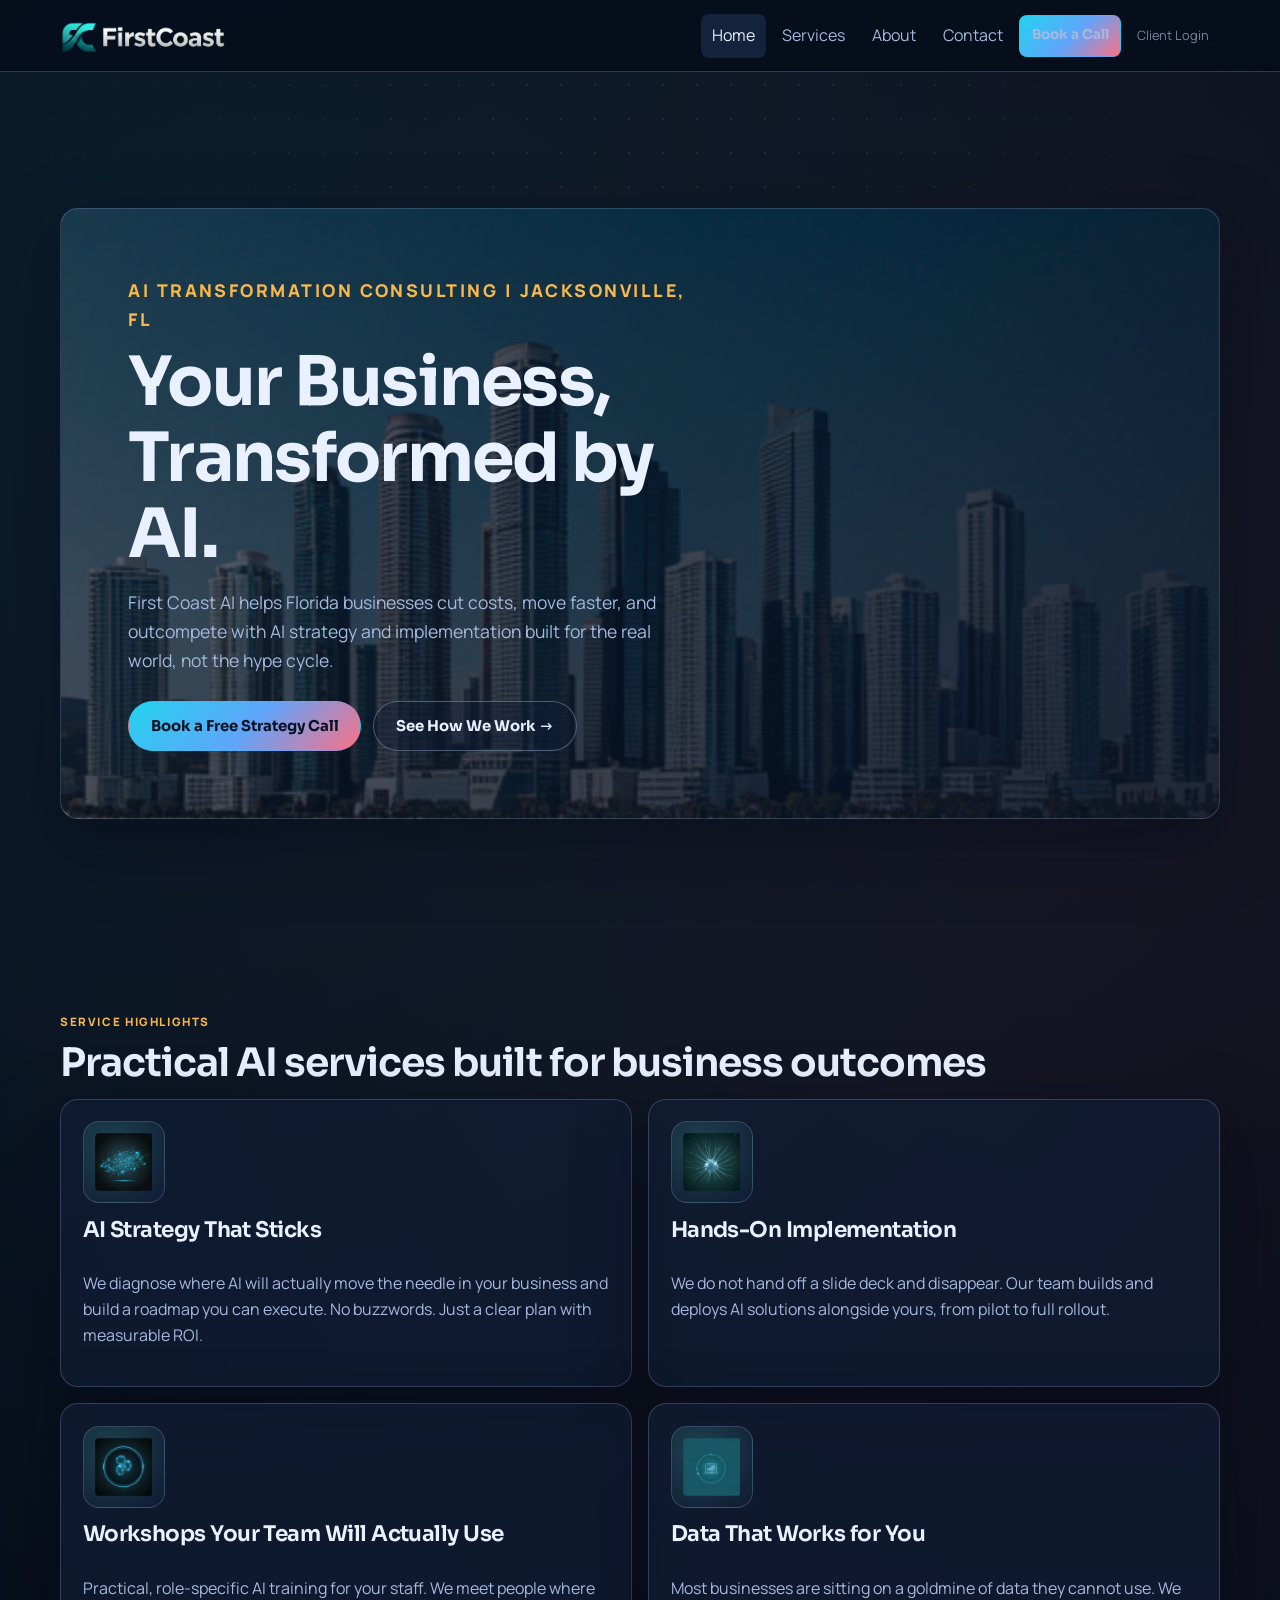
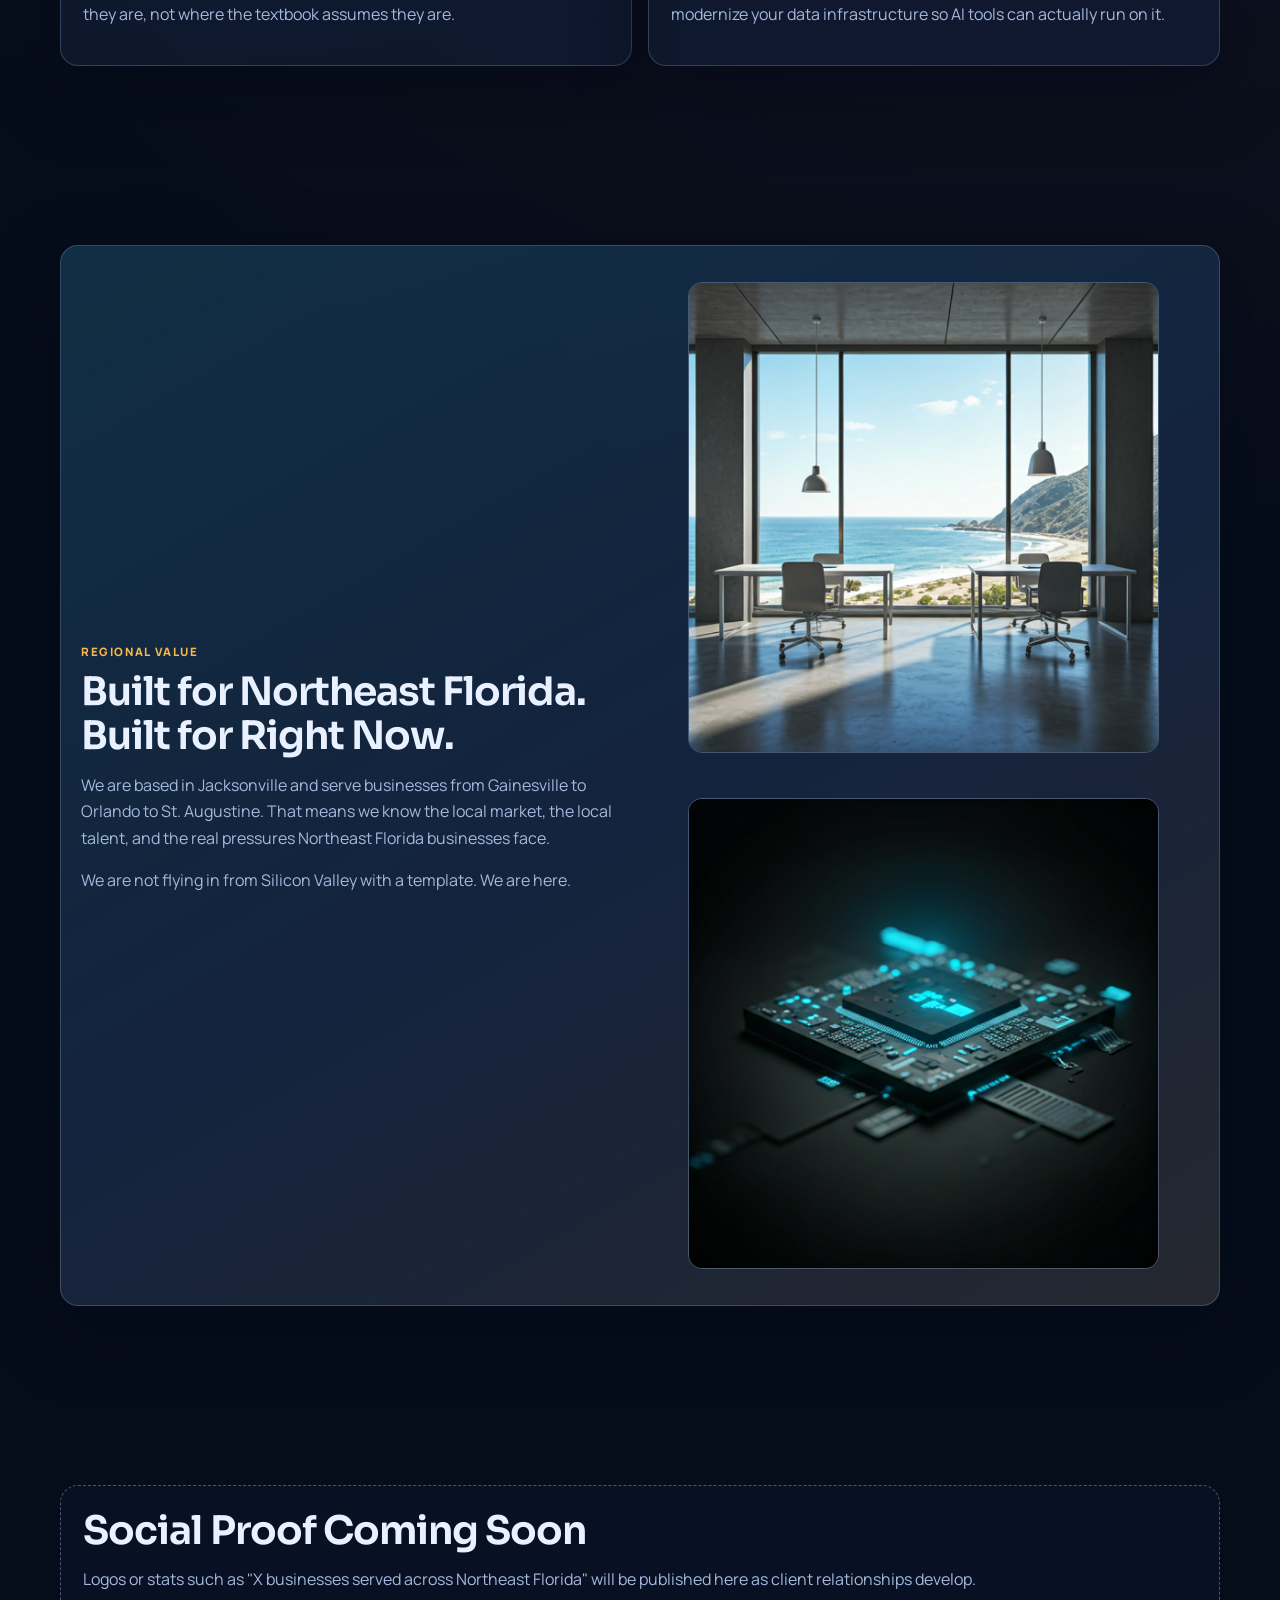
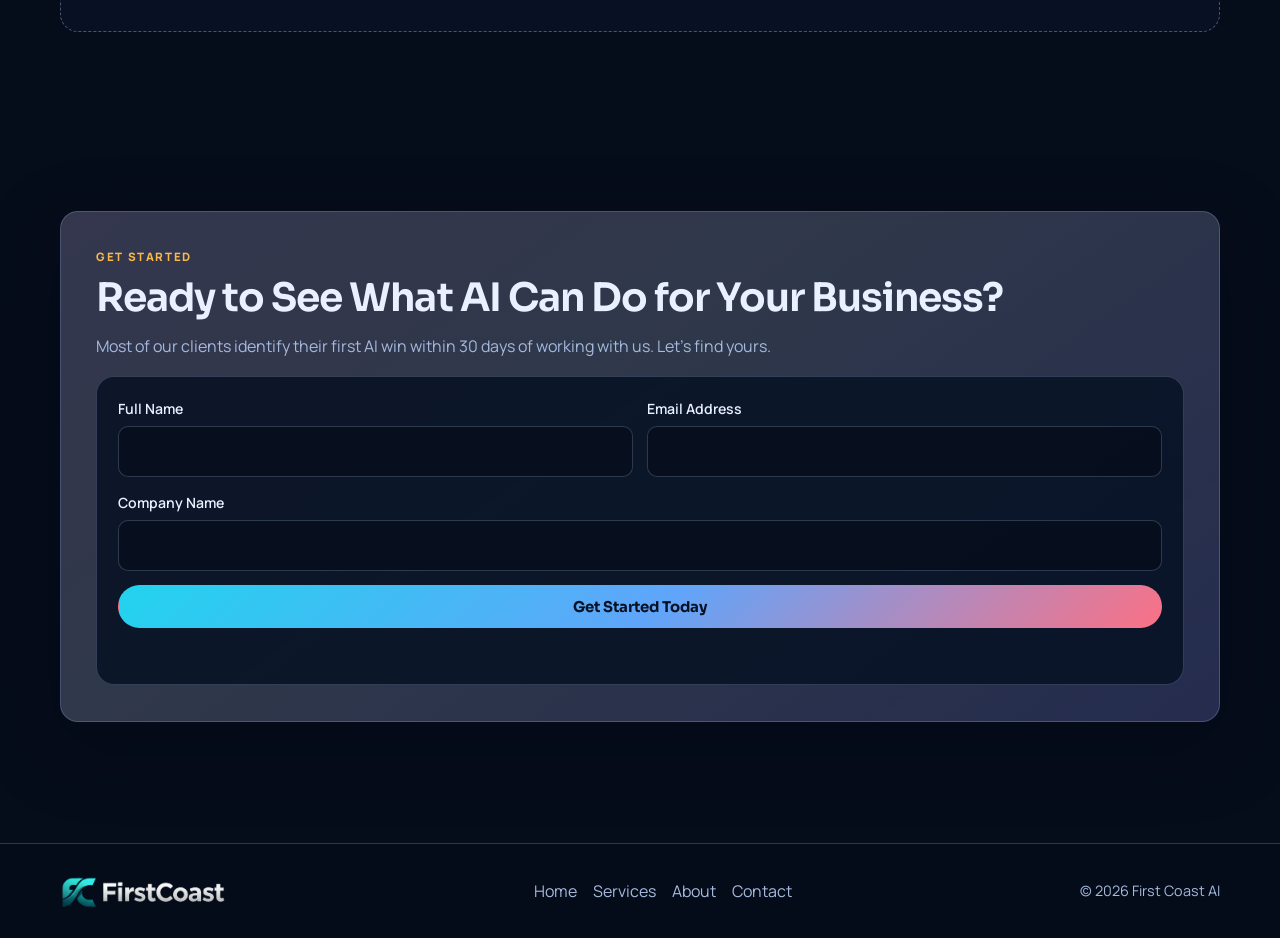
<file: index.html>
<!DOCTYPE html>
<html lang="en">
  <head>
    <meta charset="UTF-8" />
    <meta name="viewport" content="width=device-width, initial-scale=1.0" />
    <title>First Coast AI | AI Transformation Consulting in Jacksonville</title>
    <meta
      name="description"
      content="First Coast AI helps Northeast Florida businesses cut costs, move faster, and outcompete through practical AI strategy and implementation."
    />
    <link rel="preconnect" href="https://fonts.googleapis.com" />
    <link rel="preconnect" href="https://fonts.gstatic.com" crossorigin />
    <link
      href="https://fonts.googleapis.com/css2?family=Manrope:wght@400;500;600;700;800&amp;family=Sora:wght@500;600;700;800&amp;display=swap"
      rel="stylesheet"
    />
    <link rel="icon" type="image/svg+xml" href="favicon.svg" />
    <link rel="stylesheet" href="css/style.css" />
    <script>!function(key){if(window.reb2b)return;window.reb2b={loaded:true};var s=document.createElement("script");s.async=true;s.src="https://ddwl4m2hdecbv.cloudfront.net/b/"+key+"/"+key+".js.gz";document.getElementsByTagName("script")[0].parentNode.insertBefore(s,document.getElementsByTagName("script")[0]);}("1N5W0H7DREO5");</script>
  </head>
  <body>
    <a class="skip-link" href="#main-content">Skip to content</a>
    <div class="site-bg" aria-hidden="true">
      <span class="grid-overlay"></span>
    </div>

    <header class="site-header">
      <div class="container nav-shell">
        <a class="brand" href="index.html" aria-label="First Coast AI Home">
          <img class="brand-logo" src="images/logo-full.png" alt="First Coast AI" height="36">
        </a>
        <button class="menu-toggle" aria-expanded="false" aria-controls="site-nav">
          Menu
        </button>
        <nav id="site-nav" class="site-nav" aria-label="Primary Navigation">
          <a href="index.html">Home</a>
          <a href="services.html">Services</a>
          <a href="about.html">About</a>
          <a href="contact.html">Contact</a>
          <a href="contact.html" class="btn btn-sm">Book a Call</a>
          <a href="https://beacon-web.mavair1200.workers.dev/portal/login" class="nav-login">Client Login</a>
        </nav>
      </div>
    </header>

    <main id="main-content">
      <section class="hero section">
        <div class="container" data-reveal>
          <div class="hero-shell">
            <div class="hero-content">
              <p class="kicker">AI Transformation Consulting | Jacksonville, FL</p>
              <h1>Your Business, Transformed by AI.</h1>
              <p>
                First Coast AI helps Florida businesses cut costs, move faster, and outcompete
                with AI strategy and implementation built for the real world, not the hype cycle.
              </p>
              <div class="hero-actions">
                <a class="btn" href="contact.html">Book a Free Strategy Call</a>
                <a class="btn btn-ghost" href="services.html">See How We Work &rarr;</a>
              </div>
            </div>
          </div>
        </div>
      </section>

      <section class="section service-highlights">
        <div class="container" data-reveal>
          <p class="kicker">Service Highlights</p>
          <h2>Practical AI services built for business outcomes</h2>
          <div class="card-grid">
            <article class="card service-card">
              <img class="service-icon" src="images/icon-ai-network.png" alt="AI strategy icon" />
              <h3>AI Strategy That Sticks</h3>
              <p>
                We diagnose where AI will actually move the needle in your business and build a
                roadmap you can execute. No buzzwords. Just a clear plan with measurable ROI.
              </p>
            </article>
            <article class="card service-card">
              <img class="service-icon" src="images/icon-neural-cell.png" alt="Implementation icon" />
              <h3>Hands-On Implementation</h3>
              <p>
                We do not hand off a slide deck and disappear. Our team builds and deploys AI
                solutions alongside yours, from pilot to full rollout.
              </p>
            </article>
            <article class="card service-card">
              <img class="service-icon" src="images/icon-ai-molecule.png" alt="Training workshops icon" />
              <h3>Workshops Your Team Will Actually Use</h3>
              <p>
                Practical, role-specific AI training for your staff. We meet people where they
                are, not where the textbook assumes they are.
              </p>
            </article>
            <article class="card service-card">
              <img class="service-icon" src="images/icon-data-viz.png" alt="Data modernization icon" />
              <h3>Data That Works for You</h3>
              <p>
                Most businesses are sitting on a goldmine of data they cannot use. We modernize
                your data infrastructure so AI tools can actually run on it.
              </p>
            </article>
          </div>
        </div>
      </section>

      <section class="section">
        <div class="container" data-reveal>
          <div class="regional-panel">
            <div class="regional-grid">
              <div>
                <p class="kicker">Regional Value</p>
                <h2>Built for Northeast Florida. Built for Right Now.</h2>
                <p>
                  We are based in Jacksonville and serve businesses from Gainesville to Orlando
                  to St. Augustine. That means we know the local market, the local talent, and
                  the real pressures Northeast Florida businesses face.
                </p>
                <p>
                  We are not flying in from Silicon Valley with a template. We are here.
                </p>
              </div>
              <div class="regional-media" aria-label="Northeast Florida photography">
                <figure class="regional-photo">
                  <img src="images/photo-coastal-office.png" alt="Coastal office overlooking the water" />
                </figure>
                <figure class="regional-photo">
                  <img src="images/photo-city-window.png" alt="Jacksonville skyline from an office window" />
                </figure>
              </div>
            </div>
          </div>
        </div>
      </section>

      <section class="section">
        <div class="container" data-reveal>
          <div class="trust-placeholder">
            <h2>Social Proof Coming Soon</h2>
            <p>
              Logos or stats such as "X businesses served across Northeast Florida" will be
              published here as client relationships develop.
            </p>
          </div>
        </div>
      </section>

      <section class="section">
        <div class="container" data-reveal>
          <div class="cta-band">
            <p class="kicker">Get Started</p>
            <h2>Ready to See What AI Can Do for Your Business?</h2>
            <p>
              Most of our clients identify their first AI win within 30 days of working with us.
              Let&apos;s find yours.
            </p>
            <form class="contact-form web3-form grid-two" action="https://api.web3forms.com/submit" method="POST">
              <input type="hidden" name="access_key" value="668e7e9c-be9c-4bfb-bc4d-edf6f72996bb" />
              <input type="hidden" name="from_name" value="First Coast AI Website" />

              <div class="form-field">
                <label for="home-name">Full Name</label>
                <input id="home-name" name="name" type="text" required />
              </div>
              <div class="form-field">
                <label for="home-email">Email Address</label>
                <input id="home-email" name="email" type="email" required />
              </div>
              <div class="form-field field-span">
                <label for="home-company">Company Name</label>
                <input id="home-company" name="company_name" type="text" />
              </div>
              <label class="form-honeypot" for="home-bot">Do not fill this out</label>
              <input class="form-honeypot" id="home-bot" name="botcheck" type="checkbox" tabindex="-1" autocomplete="off" />

              <button type="submit" class="btn">Get Started Today</button>
              <p class="form-status" role="status" aria-live="polite"></p>
            </form>
          </div>
        </div>
      </section>
    </main>

    <footer class="site-footer">
      <div class="container footer-row">
        <div class="footer-brand">
          <img class="brand-logo" src="images/logo-full.png" alt="First Coast AI" height="36">
        </div>
        <nav class="footer-links" aria-label="Footer">
          <a href="index.html">Home</a>
          <a href="services.html">Services</a>
          <a href="about.html">About</a>
          <a href="contact.html">Contact</a>
        </nav>
        <p class="footer-copy">&copy; <span id="year"></span> First Coast AI</p>
      </div>
    </footer>

    <script src="js/main.js"></script>
  </body>
</html>
</file>
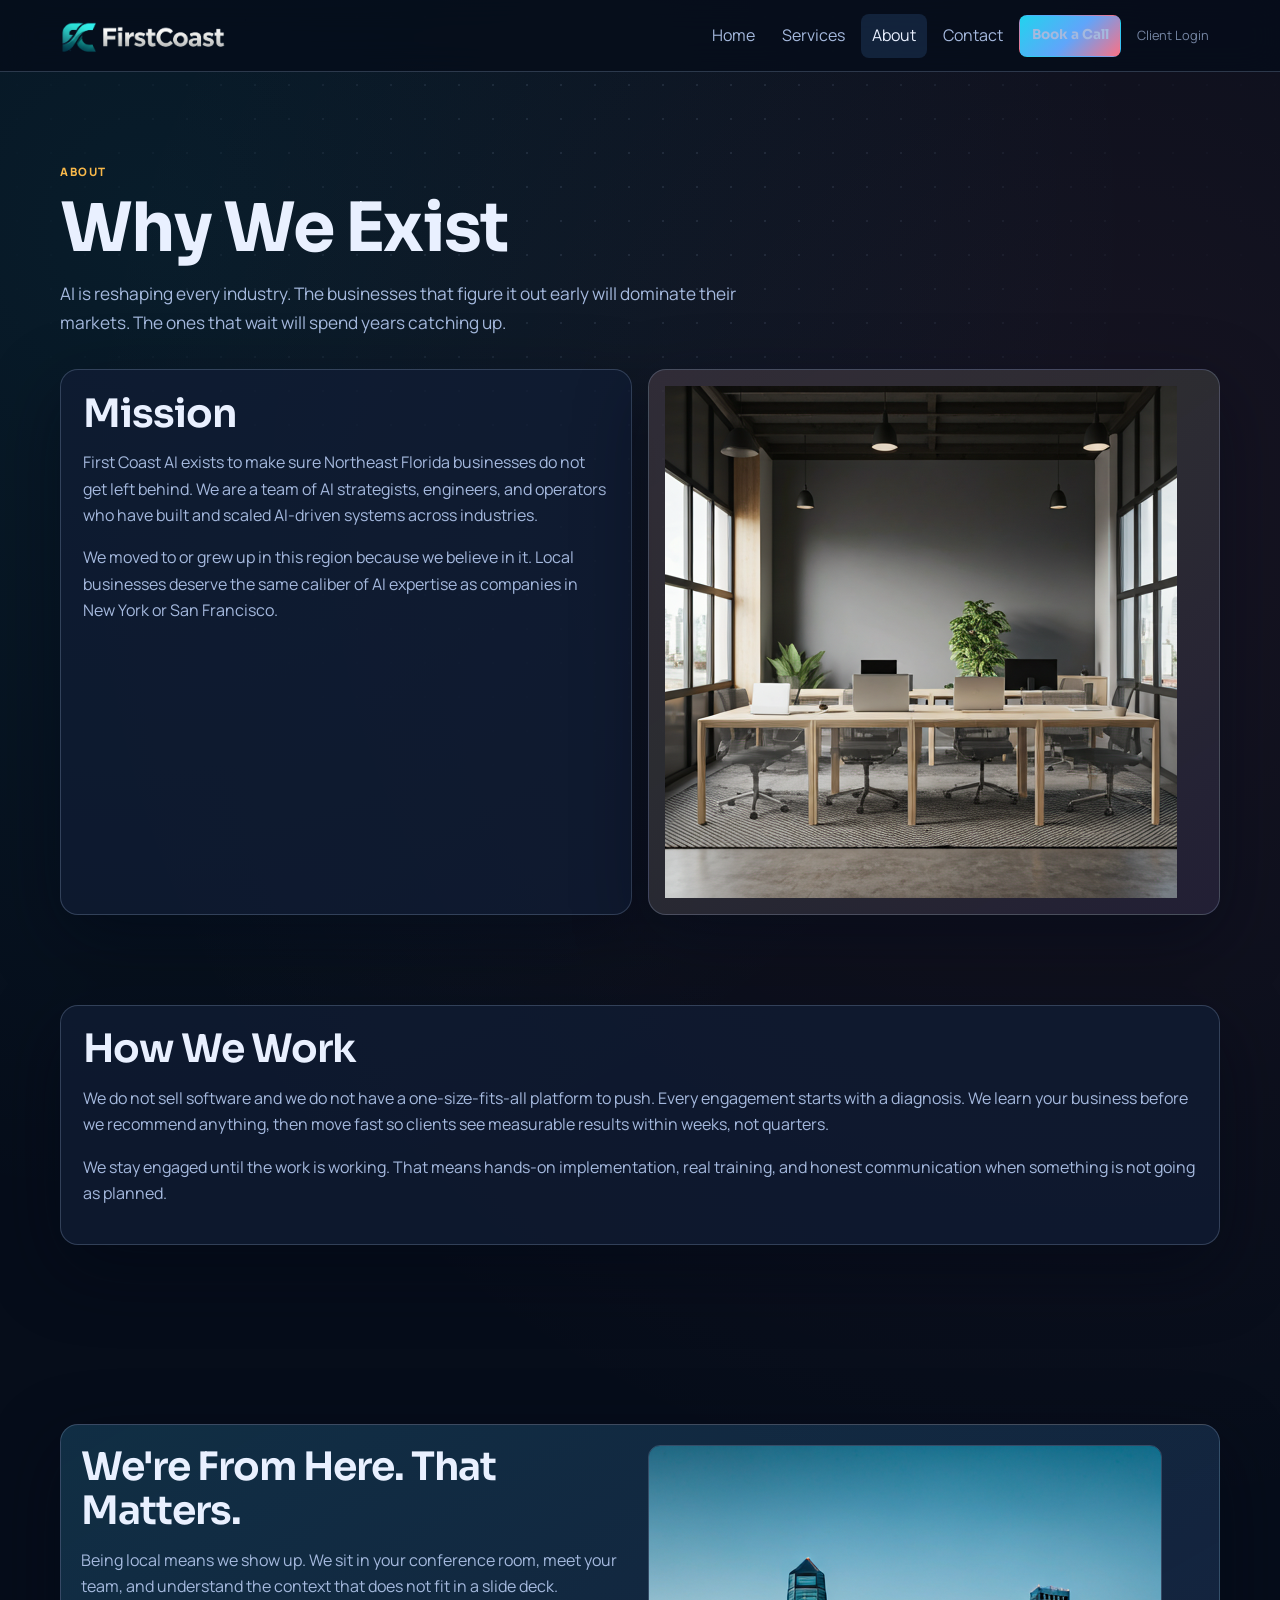
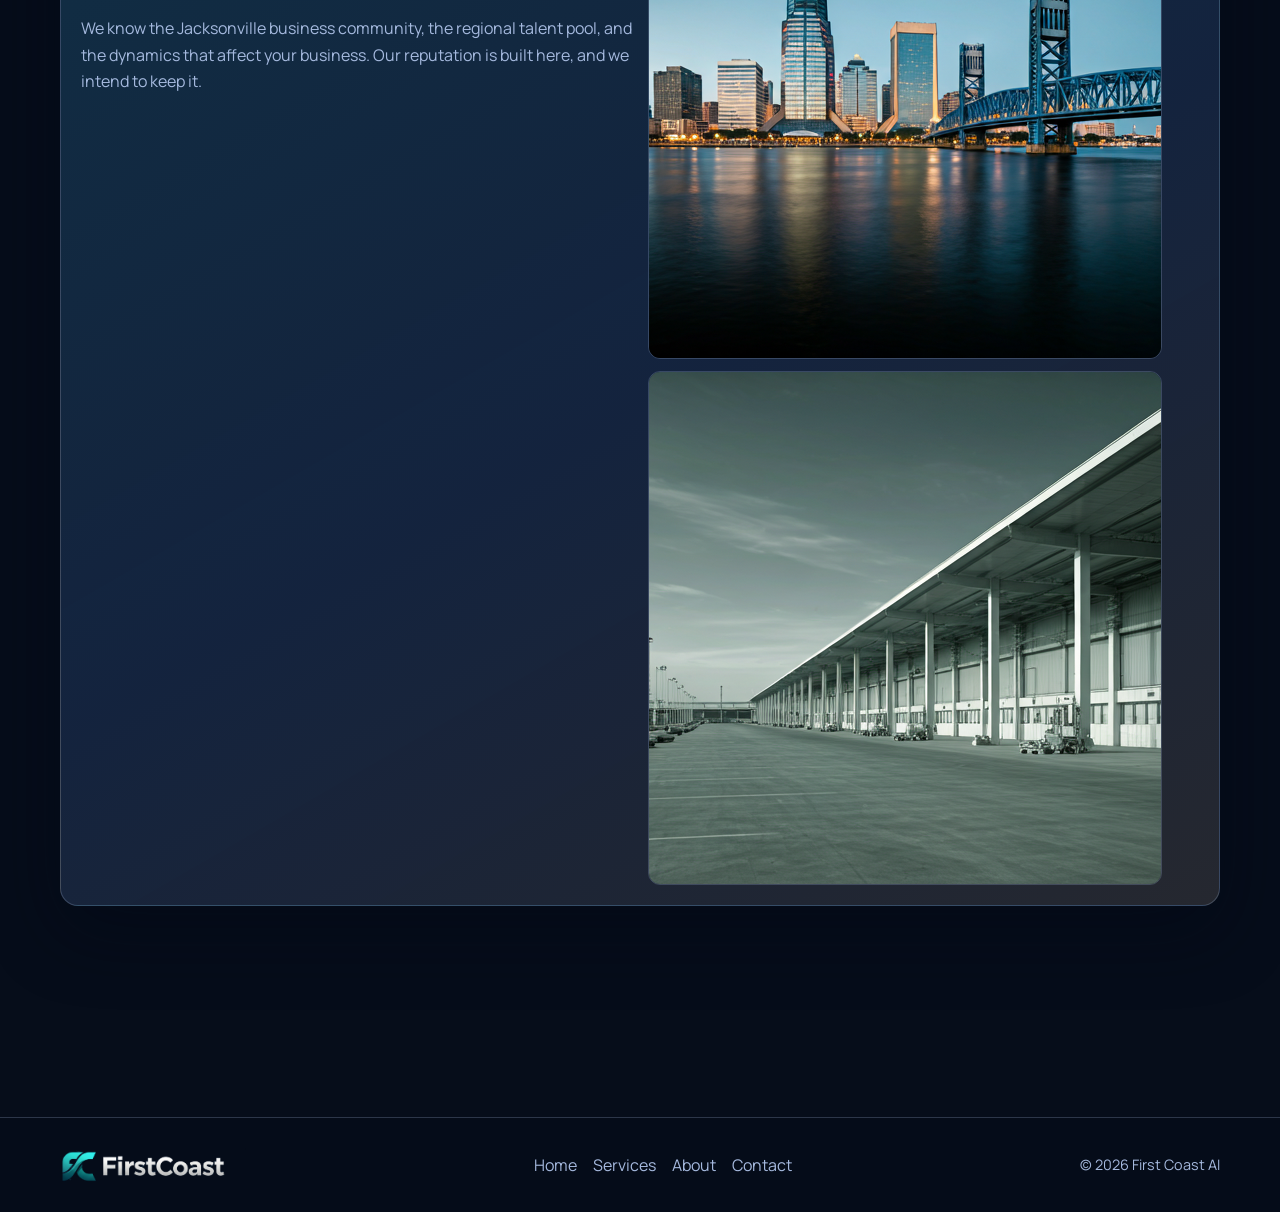
<file: about.html>
<!DOCTYPE html>
<html lang="en">
  <head>
    <meta charset="UTF-8" />
    <meta name="viewport" content="width=device-width, initial-scale=1.0" />
    <title>About | First Coast AI</title>
    <meta
      name="description"
      content="Learn why First Coast AI exists and how our Jacksonville-based team helps Northeast Florida businesses win with AI."
    />
    <link rel="preconnect" href="https://fonts.googleapis.com" />
    <link rel="preconnect" href="https://fonts.gstatic.com" crossorigin />
    <link
      href="https://fonts.googleapis.com/css2?family=Manrope:wght@400;500;600;700;800&amp;family=Sora:wght@500;600;700;800&amp;display=swap"
      rel="stylesheet"
    />
    <link rel="icon" type="image/svg+xml" href="favicon.svg" />
    <link rel="stylesheet" href="css/style.css" />
    <script>!function(key){if(window.reb2b)return;window.reb2b={loaded:true};var s=document.createElement("script");s.async=true;s.src="https://ddwl4m2hdecbv.cloudfront.net/b/"+key+"/"+key+".js.gz";document.getElementsByTagName("script")[0].parentNode.insertBefore(s,document.getElementsByTagName("script")[0]);}("1N5W0H7DREO5");</script>
  </head>
  <body>
    <a class="skip-link" href="#main-content">Skip to content</a>
    <div class="site-bg" aria-hidden="true">
      <span class="grid-overlay"></span>
    </div>

    <header class="site-header">
      <div class="container nav-shell">
        <a class="brand" href="index.html" aria-label="First Coast AI Home">
          <img class="brand-logo" src="images/logo-full.png" alt="First Coast AI" height="36">
        </a>
        <button class="menu-toggle" aria-expanded="false" aria-controls="site-nav">
          Menu
        </button>
        <nav id="site-nav" class="site-nav" aria-label="Primary Navigation">
          <a href="index.html">Home</a>
          <a href="services.html">Services</a>
          <a href="about.html">About</a>
          <a href="contact.html">Contact</a>
          <a href="contact.html" class="btn btn-sm">Book a Call</a>
          <a href="https://beacon-web.mavair1200.workers.dev/portal/login" class="nav-login">Client Login</a>
        </nav>
      </div>
    </header>

    <main id="main-content" class="section">
      <section class="container page-header" data-reveal>
        <p class="kicker">About</p>
        <h1>Why We Exist</h1>
        <p class="lede">
          AI is reshaping every industry. The businesses that figure it out early will dominate
          their markets. The ones that wait will spend years catching up.
        </p>
      </section>

      <section class="container about-layout" data-reveal>
        <article class="card">
          <h2>Mission</h2>
          <p>
            First Coast AI exists to make sure Northeast Florida businesses do not get left behind.
            We are a team of AI strategists, engineers, and operators who have built and scaled
            AI-driven systems across industries.
          </p>
          <p>
            We moved to or grew up in this region because we believe in it. Local businesses deserve
            the same caliber of AI expertise as companies in New York or San Francisco.
          </p>
        </article>
        <article class="illustration-panel">
          <img src="images/photo-building-dusk.png" alt="Downtown Jacksonville building exterior at dusk" />
        </article>
      </section>

      <section class="container section" data-reveal>
        <article class="card">
          <h2>How We Work</h2>
          <p>
            We do not sell software and we do not have a one-size-fits-all platform to push.
            Every engagement starts with a diagnosis. We learn your business before we recommend
            anything, then move fast so clients see measurable results within weeks, not quarters.
          </p>
          <p>
            We stay engaged until the work is working. That means hands-on implementation, real
            training, and honest communication when something is not going as planned.
          </p>
        </article>
      </section>

      <section class="container section" data-reveal>
        <div class="regional-panel">
          <div class="region-layout">
            <div>
              <h2>We&apos;re From Here. That Matters.</h2>
              <p>
                Being local means we show up. We sit in your conference room, meet your team,
                and understand the context that does not fit in a slide deck.
              </p>
              <p>
                We know the Jacksonville business community, the regional talent pool, and the
                dynamics that affect your business. Our reputation is built here, and we intend
                to keep it.
              </p>
            </div>
            <div class="photo-strip" aria-label="Local scenes">
              <img src="images/photo-workspace.png" alt="Modern office workspace in Jacksonville" />
              <img src="images/photo-terminal.png" alt="Regional airport terminal scene" />
            </div>
          </div>
        </div>
      </section>

    </main>

    <footer class="site-footer">
      <div class="container footer-row">
        <div class="footer-brand">
          <img class="brand-logo" src="images/logo-full.png" alt="First Coast AI" height="36">
        </div>
        <nav class="footer-links" aria-label="Footer">
          <a href="index.html">Home</a>
          <a href="services.html">Services</a>
          <a href="about.html">About</a>
          <a href="contact.html">Contact</a>
        </nav>
        <p class="footer-copy">&copy; <span id="year"></span> First Coast AI</p>
      </div>
    </footer>

    <script src="js/main.js"></script>
  </body>
</html>
</file>
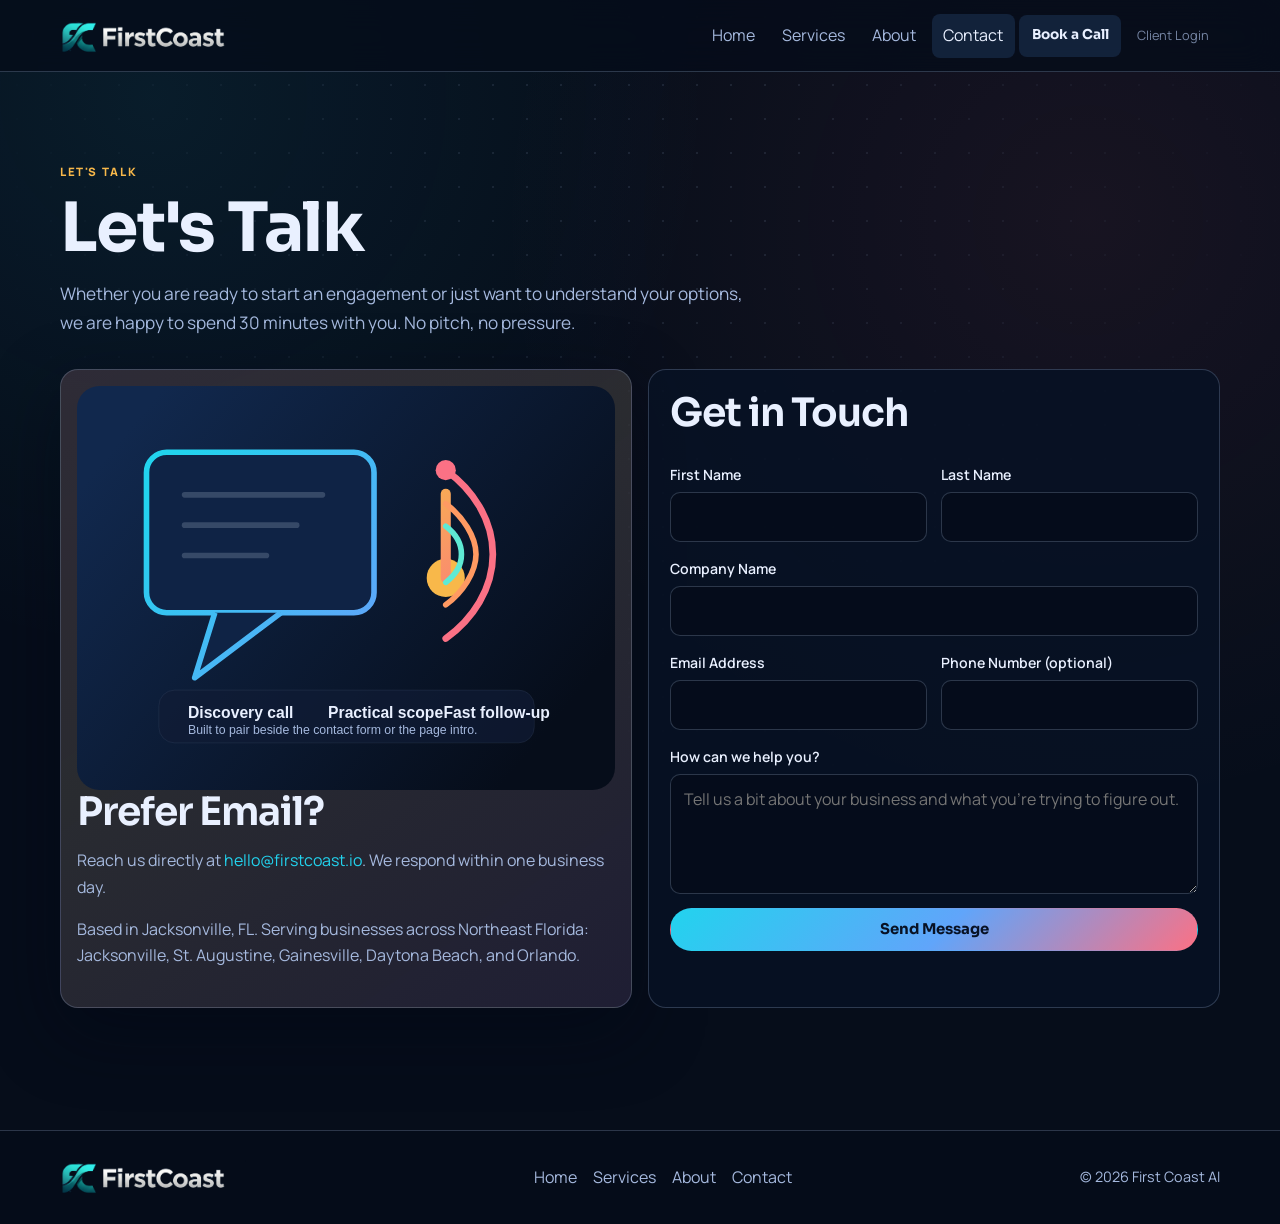
<file: contact.html>
<!DOCTYPE html>
<html lang="en">
  <head>
    <meta charset="UTF-8" />
    <meta name="viewport" content="width=device-width, initial-scale=1.0" />
    <title>Contact | First Coast AI</title>
    <meta
      name="description"
      content="Contact First Coast AI for AI strategy, implementation, and training support across Northeast Florida."
    />
    <link rel="preconnect" href="https://fonts.googleapis.com" />
    <link rel="preconnect" href="https://fonts.gstatic.com" crossorigin />
    <link
      href="https://fonts.googleapis.com/css2?family=Manrope:wght@400;500;600;700;800&amp;family=Sora:wght@500;600;700;800&amp;display=swap"
      rel="stylesheet"
    />
    <link rel="icon" type="image/svg+xml" href="favicon.svg" />
    <link rel="stylesheet" href="css/style.css" />
    <script>!function(key){if(window.reb2b)return;window.reb2b={loaded:true};var s=document.createElement("script");s.async=true;s.src="https://ddwl4m2hdecbv.cloudfront.net/b/"+key+"/"+key+".js.gz";document.getElementsByTagName("script")[0].parentNode.insertBefore(s,document.getElementsByTagName("script")[0]);}("1N5W0H7DREO5");</script>
  </head>
  <body>
    <a class="skip-link" href="#main-content">Skip to content</a>
    <div class="site-bg" aria-hidden="true">
      <span class="grid-overlay"></span>
    </div>

    <header class="site-header">
      <div class="container nav-shell">
        <a class="brand" href="index.html" aria-label="First Coast AI Home">
          <img class="brand-logo" src="images/logo-full.png" alt="First Coast AI" height="36">
        </a>
        <button class="menu-toggle" aria-expanded="false" aria-controls="site-nav">
          Menu
        </button>
        <nav id="site-nav" class="site-nav" aria-label="Primary Navigation">
          <a href="index.html">Home</a>
          <a href="services.html">Services</a>
          <a href="about.html">About</a>
          <a href="contact.html">Contact</a>
          <a href="contact.html" class="btn btn-sm">Book a Call</a>
          <a href="https://beacon-web.mavair1200.workers.dev/portal/login" class="nav-login">Client Login</a>
        </nav>
      </div>
    </header>

    <main id="main-content" class="section">
      <section class="container page-header" data-reveal>
        <p class="kicker">Let&apos;s Talk</p>
        <h1>Let&apos;s Talk</h1>
        <p class="lede">
          Whether you are ready to start an engagement or just want to understand your options,
          we are happy to spend 30 minutes with you. No pitch, no pressure.
        </p>
      </section>

      <section class="container contact-layout" data-reveal>
        <article class="illustration-panel">
          <img src="images/contact-signal-illustration.svg" alt="First Coast AI contact illustration" />
          <h2>Prefer Email?</h2>
          <p>
            Reach us directly at <a href="mailto:hello@firstcoast.io">hello@firstcoast.io</a>.
            We respond within one business day.
          </p>
          <p>
            Based in Jacksonville, FL. Serving businesses across Northeast Florida:
            Jacksonville, St. Augustine, Gainesville, Daytona Beach, and Orlando.
          </p>
        </article>

        <form class="contact-form web3-form grid-two" action="https://api.web3forms.com/submit" method="POST">
          <input type="hidden" name="access_key" value="668e7e9c-be9c-4bfb-bc4d-edf6f72996bb" />
          <input type="hidden" name="from_name" value="First Coast AI Website" />

          <h2 class="field-span">Get in Touch</h2>

          <div class="form-field">
            <label for="contact-first-name">First Name</label>
            <input id="contact-first-name" name="first_name" type="text" required />
          </div>
          <div class="form-field">
            <label for="contact-last-name">Last Name</label>
            <input id="contact-last-name" name="last_name" type="text" required />
          </div>
          <div class="form-field field-span">
            <label for="contact-company">Company Name</label>
            <input id="contact-company" name="company_name" type="text" required />
          </div>
          <div class="form-field">
            <label for="contact-email">Email Address</label>
            <input id="contact-email" name="email" type="email" required />
          </div>
          <div class="form-field">
            <label for="contact-phone">Phone Number (optional)</label>
            <input id="contact-phone" name="phone" type="tel" />
          </div>
          <div class="form-field field-span">
            <label for="contact-message">How can we help you?</label>
            <textarea id="contact-message" name="message" placeholder="Tell us a bit about your business and what you're trying to figure out." required></textarea>
          </div>

          <label class="form-honeypot" for="contact-bot">Do not fill this out</label>
          <input class="form-honeypot" id="contact-bot" name="botcheck" type="checkbox" tabindex="-1" autocomplete="off" />

          <button type="submit" class="btn">Send Message</button>
          <p class="form-status" role="status" aria-live="polite"></p>
        </form>
      </section>
    </main>

    <footer class="site-footer">
      <div class="container footer-row">
        <div class="footer-brand">
          <img class="brand-logo" src="images/logo-full.png" alt="First Coast AI" height="36">
        </div>
        <nav class="footer-links" aria-label="Footer">
          <a href="index.html">Home</a>
          <a href="services.html">Services</a>
          <a href="about.html">About</a>
          <a href="contact.html">Contact</a>
        </nav>
        <p class="footer-copy">&copy; <span id="year"></span> First Coast AI</p>
      </div>
    </footer>

    <script src="js/main.js"></script>
  </body>
</html>
</file>
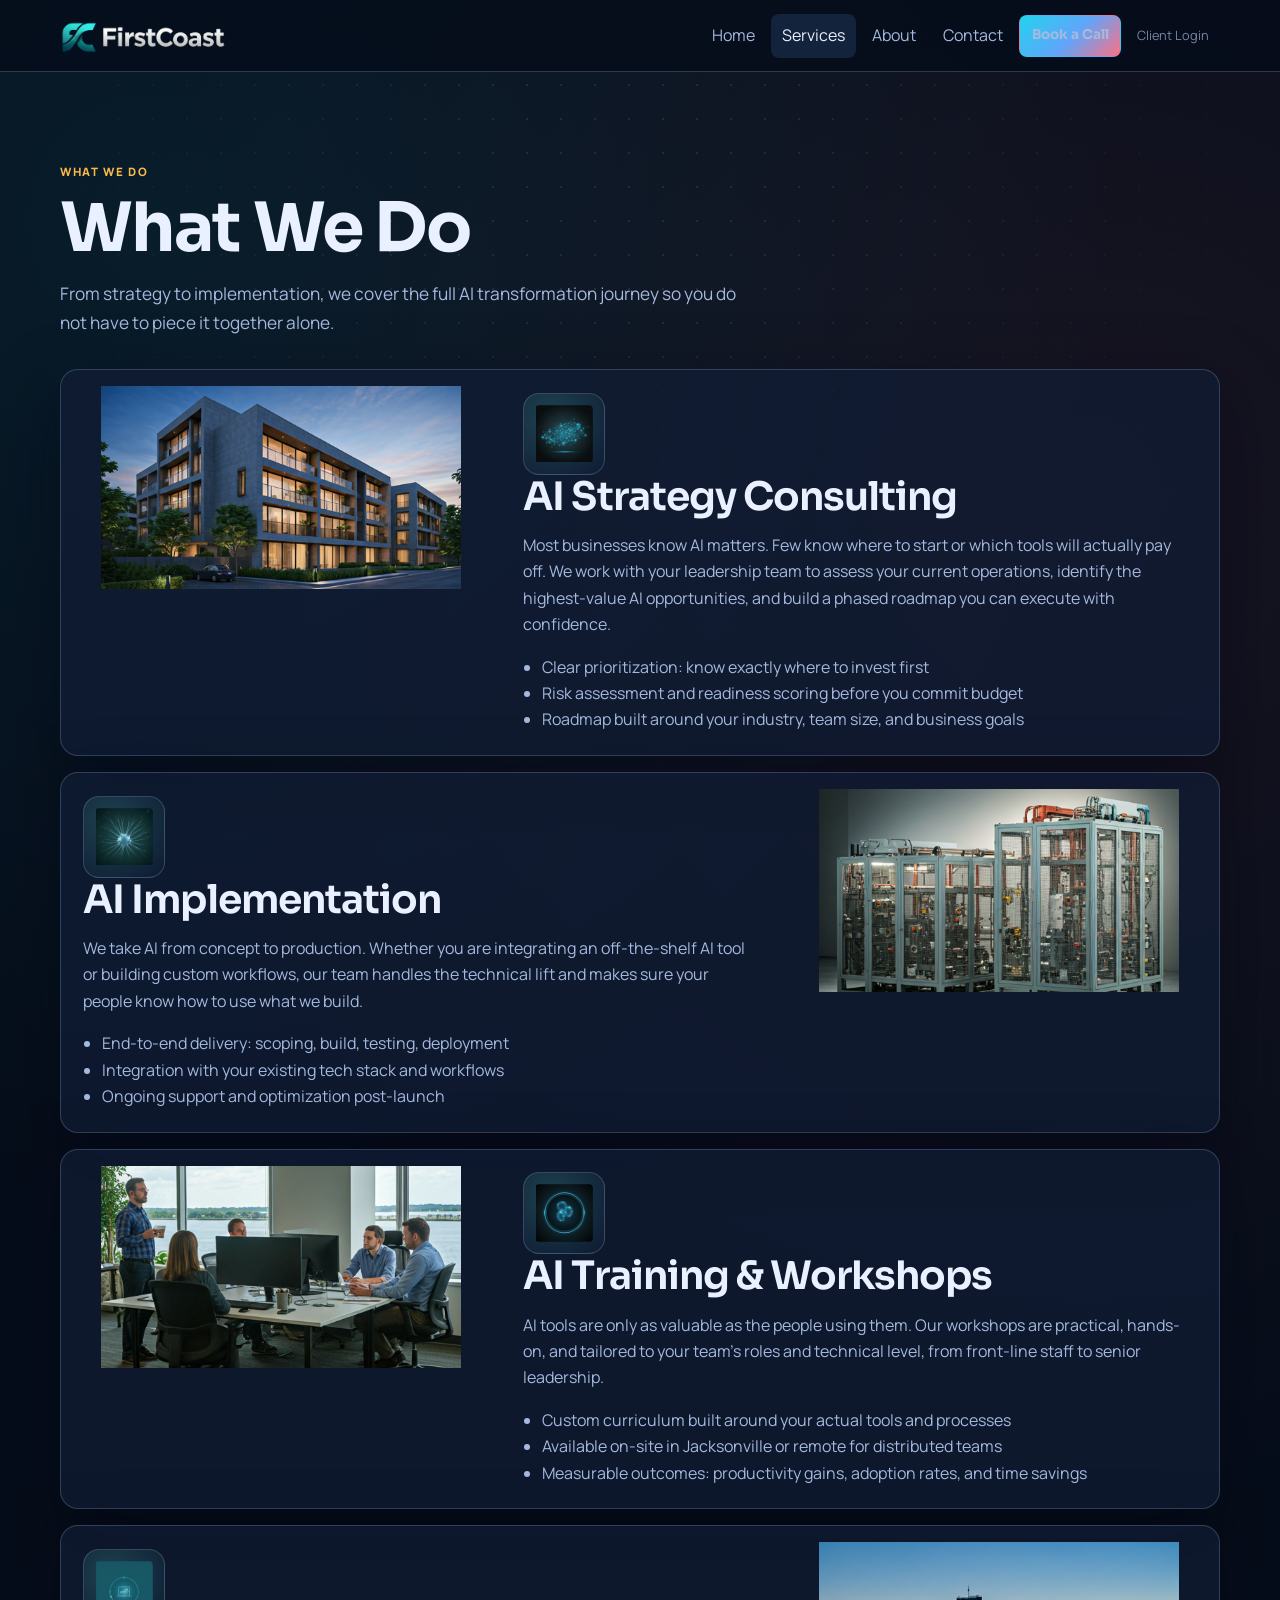
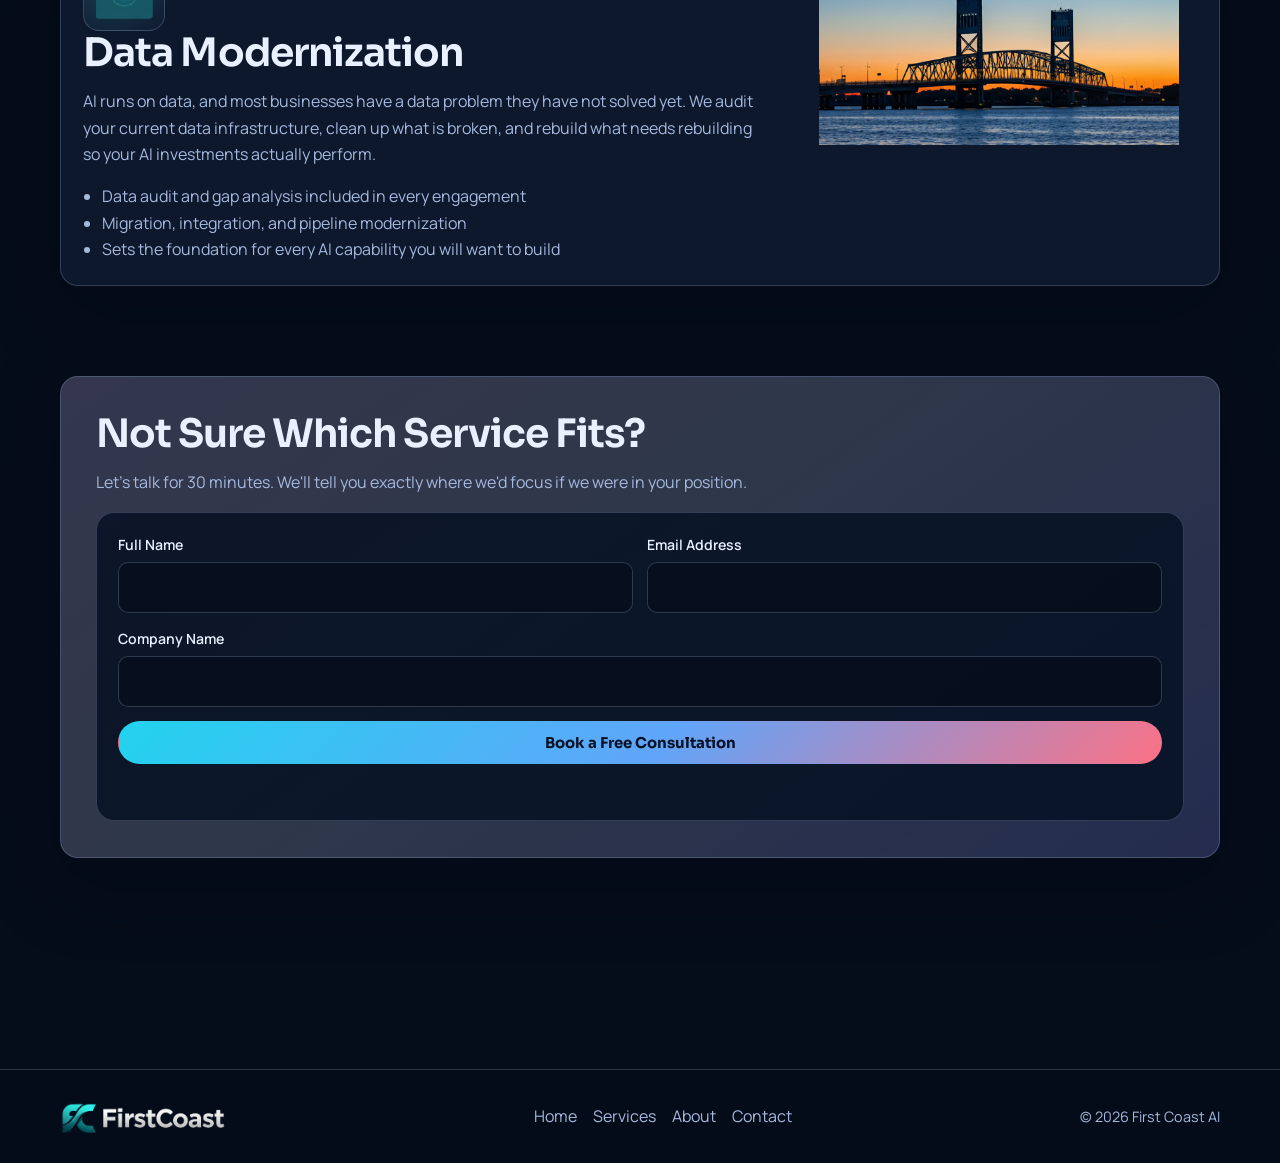
<file: services.html>
<!DOCTYPE html>
<html lang="en">
  <head>
    <meta charset="UTF-8" />
    <meta name="viewport" content="width=device-width, initial-scale=1.0" />
    <title>Services | First Coast AI</title>
    <meta
      name="description"
      content="From strategy to implementation, First Coast AI delivers practical AI transformation services for Northeast Florida businesses."
    />
    <link rel="preconnect" href="https://fonts.googleapis.com" />
    <link rel="preconnect" href="https://fonts.gstatic.com" crossorigin />
    <link
      href="https://fonts.googleapis.com/css2?family=Manrope:wght@400;500;600;700;800&amp;family=Sora:wght@500;600;700;800&amp;display=swap"
      rel="stylesheet"
    />
    <link rel="icon" type="image/svg+xml" href="favicon.svg" />
    <link rel="stylesheet" href="css/style.css" />
    <script>!function(key){if(window.reb2b)return;window.reb2b={loaded:true};var s=document.createElement("script");s.async=true;s.src="https://ddwl4m2hdecbv.cloudfront.net/b/"+key+"/"+key+".js.gz";document.getElementsByTagName("script")[0].parentNode.insertBefore(s,document.getElementsByTagName("script")[0]);}("1N5W0H7DREO5");</script>
  </head>
  <body>
    <a class="skip-link" href="#main-content">Skip to content</a>
    <div class="site-bg" aria-hidden="true">
      <span class="grid-overlay"></span>
    </div>

    <header class="site-header">
      <div class="container nav-shell">
        <a class="brand" href="index.html" aria-label="First Coast AI Home">
          <img class="brand-logo" src="images/logo-full.png" alt="First Coast AI" height="36">
        </a>
        <button class="menu-toggle" aria-expanded="false" aria-controls="site-nav">
          Menu
        </button>
        <nav id="site-nav" class="site-nav" aria-label="Primary Navigation">
          <a href="index.html">Home</a>
          <a href="services.html">Services</a>
          <a href="about.html">About</a>
          <a href="contact.html">Contact</a>
          <a href="contact.html" class="btn btn-sm">Book a Call</a>
          <a href="https://beacon-web.mavair1200.workers.dev/portal/login" class="nav-login">Client Login</a>
        </nav>
      </div>
    </header>

    <main id="main-content" class="section">
      <section class="container page-header" data-reveal>
        <p class="kicker">What We Do</p>
        <h1>What We Do</h1>
        <p class="lede">
          From strategy to implementation, we cover the full AI transformation journey so
          you do not have to piece it together alone.
        </p>
      </section>

      <section class="container service-sections" data-reveal>
        <article class="service-section">
          <figure class="service-section-media">
            <img src="images/photo-modern-building.png" alt="Modern building representing business strategy" />
          </figure>
          <div class="service-section-content">
            <img class="service-icon" src="images/icon-ai-network.png" alt="AI strategy icon" />
            <h2>AI Strategy Consulting</h2>
            <p>
              Most businesses know AI matters. Few know where to start or which tools will
              actually pay off. We work with your leadership team to assess your current
              operations, identify the highest-value AI opportunities, and build a phased
              roadmap you can execute with confidence.
            </p>
            <ul>
              <li>Clear prioritization: know exactly where to invest first</li>
              <li>Risk assessment and readiness scoring before you commit budget</li>
              <li>Roadmap built around your industry, team size, and business goals</li>
            </ul>
          </div>
        </article>

        <article class="service-section">
          <figure class="service-section-media">
            <img src="images/photo-infrastructure.png" alt="Technology infrastructure for AI deployment" />
          </figure>
          <div class="service-section-content">
            <img class="service-icon" src="images/icon-neural-cell.png" alt="AI implementation icon" />
            <h2>AI Implementation</h2>
            <p>
              We take AI from concept to production. Whether you are integrating an off-the-shelf
              AI tool or building custom workflows, our team handles the technical lift and makes
              sure your people know how to use what we build.
            </p>
            <ul>
              <li>End-to-end delivery: scoping, build, testing, deployment</li>
              <li>Integration with your existing tech stack and workflows</li>
              <li>Ongoing support and optimization post-launch</li>
            </ul>
          </div>
        </article>

        <article class="service-section">
          <figure class="service-section-media">
            <img src="images/photo-team-meeting.png" alt="Team workshop session" />
          </figure>
          <div class="service-section-content">
            <img class="service-icon" src="images/icon-ai-molecule.png" alt="Training and workshops icon" />
            <h2>AI Training &amp; Workshops</h2>
            <p>
              AI tools are only as valuable as the people using them. Our workshops are practical,
              hands-on, and tailored to your team&apos;s roles and technical level, from front-line
              staff to senior leadership.
            </p>
            <ul>
              <li>Custom curriculum built around your actual tools and processes</li>
              <li>Available on-site in Jacksonville or remote for distributed teams</li>
              <li>Measurable outcomes: productivity gains, adoption rates, and time savings</li>
            </ul>
          </div>
        </article>

        <article class="service-section">
          <figure class="service-section-media">
            <img src="images/photo-data-center.png" alt="Data center infrastructure" />
          </figure>
          <div class="service-section-content">
            <img class="service-icon" src="images/icon-data-viz.png" alt="Data modernization icon" />
            <h2>Data Modernization</h2>
            <p>
              AI runs on data, and most businesses have a data problem they have not solved yet.
              We audit your current data infrastructure, clean up what is broken, and rebuild what
              needs rebuilding so your AI investments actually perform.
            </p>
            <ul>
              <li>Data audit and gap analysis included in every engagement</li>
              <li>Migration, integration, and pipeline modernization</li>
              <li>Sets the foundation for every AI capability you will want to build</li>
            </ul>
          </div>
        </article>
      </section>

      <section class="container section" data-reveal>
        <div class="cta-band">
          <h2>Not Sure Which Service Fits?</h2>
          <p>
            Let&apos;s talk for 30 minutes. We&apos;ll tell you exactly where we&apos;d focus if we were in
            your position.
          </p>
          <form class="contact-form web3-form grid-two" action="https://api.web3forms.com/submit" method="POST">
            <input type="hidden" name="access_key" value="668e7e9c-be9c-4bfb-bc4d-edf6f72996bb" />
            <input type="hidden" name="from_name" value="First Coast AI Website" />

            <div class="form-field">
              <label for="svc-name">Full Name</label>
              <input id="svc-name" name="name" type="text" required />
            </div>
            <div class="form-field">
              <label for="svc-email">Email Address</label>
              <input id="svc-email" name="email" type="email" required />
            </div>
            <div class="form-field field-span">
              <label for="svc-company">Company Name</label>
              <input id="svc-company" name="company_name" type="text" />
            </div>
            <label class="form-honeypot" for="svc-bot">Do not fill this out</label>
            <input class="form-honeypot" id="svc-bot" name="botcheck" type="checkbox" tabindex="-1" autocomplete="off" />

            <button type="submit" class="btn">Book a Free Consultation</button>
            <p class="form-status" role="status" aria-live="polite"></p>
          </form>
        </div>
      </section>
    </main>

    <footer class="site-footer">
      <div class="container footer-row">
        <div class="footer-brand">
          <img class="brand-logo" src="images/logo-full.png" alt="First Coast AI" height="36">
        </div>
        <nav class="footer-links" aria-label="Footer">
          <a href="index.html">Home</a>
          <a href="services.html">Services</a>
          <a href="about.html">About</a>
          <a href="contact.html">Contact</a>
        </nav>
        <p class="footer-copy">&copy; <span id="year"></span> First Coast AI</p>
      </div>
    </footer>

    <script src="js/main.js"></script>
  </body>
</html>
</file>
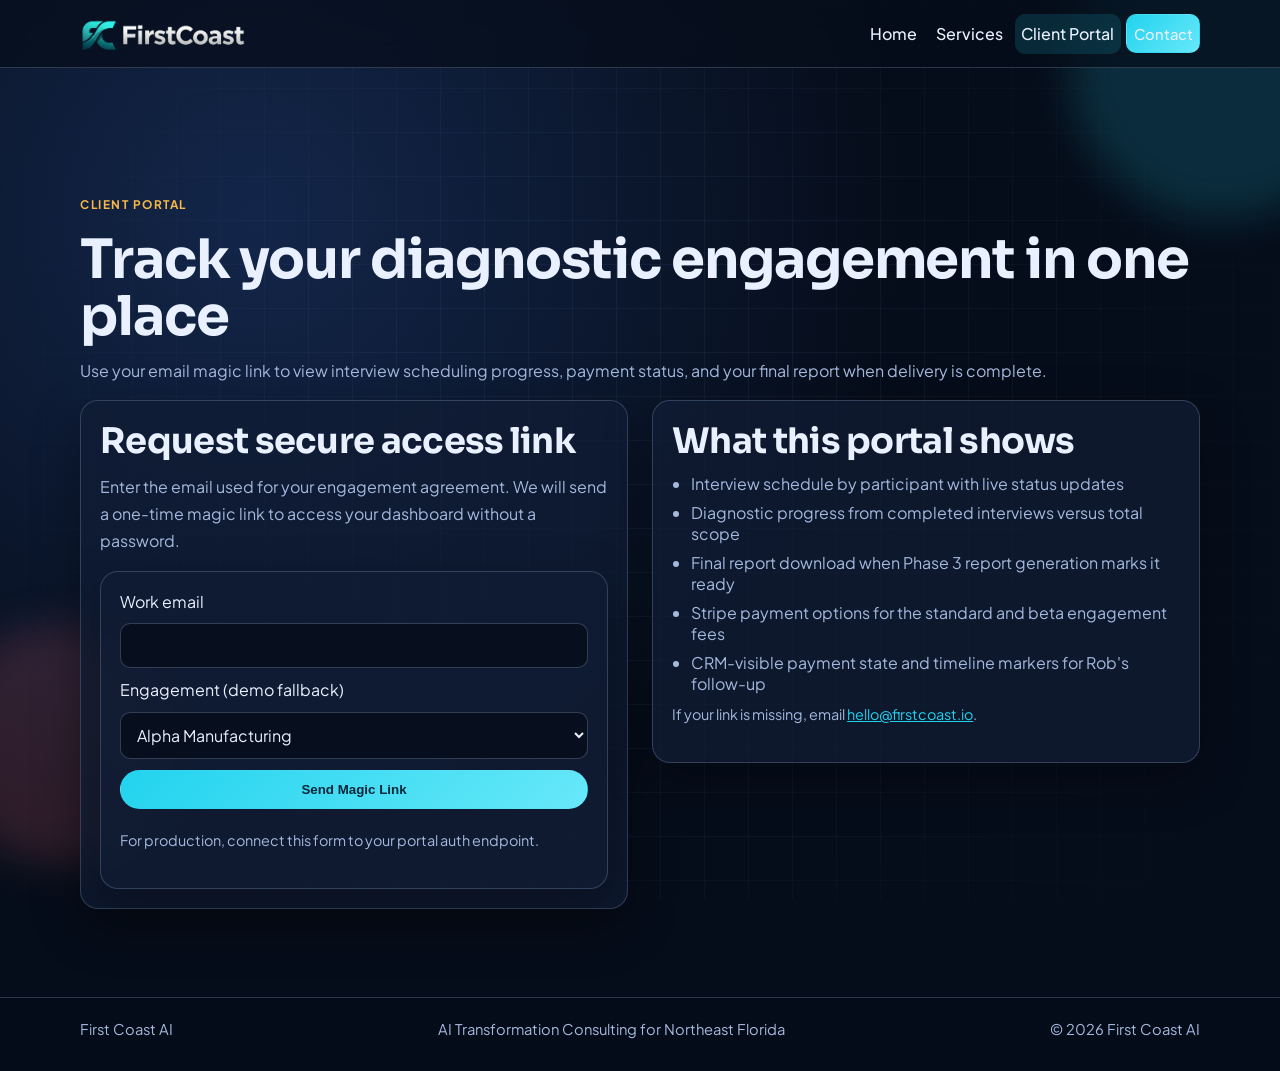
<file: staging/portal.html>
<!DOCTYPE html>
<html lang="en">
  <head>
    <meta charset="UTF-8" />
    <meta name="viewport" content="width=device-width, initial-scale=1.0" />
    <title>Client Portal Staging | First Coast AI</title>
    <meta
      name="description"
      content="Secure client portal for First Coast AI diagnostic engagements: interview schedule, progress tracking, report delivery, and Stripe payment."
    />
    <link rel="preconnect" href="https://fonts.googleapis.com" />
    <link rel="preconnect" href="https://fonts.gstatic.com" crossorigin />
    <link
      href="https://fonts.googleapis.com/css2?family=Plus+Jakarta+Sans:wght@400;500;600;700&family=Sora:wght@500;600;700&display=swap"
      rel="stylesheet"
    />
    <link rel="icon" type="image/svg+xml" href="favicon.svg" />
    <link rel="stylesheet" href="css/style.css" />
  </head>
  <body>
    <a class="skip-link" href="#main-content">Skip to content</a>
    <div class="site-bg" aria-hidden="true">
      <span class="orb orb-1"></span>
      <span class="orb orb-2"></span>
      <span class="grid-overlay"></span>
    </div>

    <header class="site-header">
      <div class="container nav-shell">
        <a class="brand" href="/index.html" aria-label="First Coast AI Home">
          <img class="brand-logo" src="/images/logo-full.png" alt="First Coast AI" height="36">
        </a>
        <button class="menu-toggle" aria-expanded="false" aria-controls="site-nav">
          Menu
        </button>
        <nav id="site-nav" class="site-nav" aria-label="Primary Navigation">
          <a href="/index.html">Home</a>
          <a href="/services.html">Services</a>
          <a href="portal.html">Client Portal</a>
          <a href="/contact.html" class="btn btn-sm">Contact</a>
        </nav>
      </div>
    </header>

    <main id="main-content" class="section">
      <section class="container page-header" data-reveal>
        <p class="kicker">Client Portal</p>
        <h1>Track your diagnostic engagement in one place</h1>
        <p class="lede">
          Use your email magic link to view interview scheduling progress, payment status, and your
          final report when delivery is complete.
        </p>
      </section>

      <section class="container split portal-entry-layout">
        <article class="section-card" data-reveal>
          <h2>Request secure access link</h2>
          <p>
            Enter the email used for your engagement agreement. We will send a one-time magic link
            to access your dashboard without a password.
          </p>
          <form id="magic-link-form" class="contact-form portal-access-form">
            <label for="portal-email">Work email</label>
            <input id="portal-email" name="email" type="email" autocomplete="email" required />

            <label for="demo-deal">Engagement (demo fallback)</label>
            <select id="demo-deal" name="dealId">
              <option value="deal-alpha">Alpha Manufacturing</option>
              <option value="deal-lighthouse">Lighthouse Logistics</option>
            </select>

            <button type="submit" class="btn">Send Magic Link</button>
            <p id="access-feedback" class="form-note">
              For production, connect this form to your portal auth endpoint.
            </p>
          </form>
        </article>

        <article class="section-card" data-reveal>
          <h2>What this portal shows</h2>
          <ul class="portal-feature-list">
            <li>Interview schedule by participant with live status updates</li>
            <li>Diagnostic progress from completed interviews versus total scope</li>
            <li>Final report download when Phase 3 report generation marks it ready</li>
            <li>Stripe payment options for the standard and beta engagement fees</li>
            <li>CRM-visible payment state and timeline markers for Rob's follow-up</li>
          </ul>
          <p class="form-note">
            If your link is missing, email <a href="mailto:hello@firstcoast.io">hello@firstcoast.io</a>.
          </p>
        </article>
      </section>

      <section id="dashboard-shell" class="container dashboard-shell is-hidden">
        <article class="section-card dashboard-summary" data-reveal>
          <p class="kicker">Engagement Snapshot</p>
          <h2 id="company-name">Client Company</h2>
          <p id="deal-owner">Primary contact: --</p>
          <p id="hubspot-deal" class="form-note">HubSpot deal: --</p>
          <div class="chip-row">
            <span id="agreement-chip" class="status-chip">Agreement: pending</span>
            <span id="payment-chip" class="status-chip">Payment: pending</span>
            <span id="report-chip" class="status-chip">Report: in progress</span>
          </div>
        </article>

        <div class="portal-grid">
          <article class="section-card" data-reveal>
            <h3>Interview Schedule</h3>
            <div class="table-wrap">
              <table class="schedule-table">
                <thead>
                  <tr>
                    <th>Participant</th>
                    <th>Role</th>
                    <th>Interview Time</th>
                    <th>Status</th>
                  </tr>
                </thead>
                <tbody id="schedule-body"></tbody>
              </table>
            </div>
          </article>

          <article class="section-card" data-reveal>
            <h3>Diagnostic Progress</h3>
            <p id="progress-copy">0 of 0 interviews completed</p>
            <div class="progress-track" role="presentation">
              <span id="progress-fill" class="progress-fill"></span>
            </div>
            <p id="progress-percent" class="form-note">0% complete</p>
          </article>

          <article class="section-card" data-reveal>
            <h3>Final Report</h3>
            <p id="report-copy">
              Your report will become available here once synthesis and QA are complete.
            </p>
            <a id="report-download" class="btn btn-disabled" href="#" aria-disabled="true">
              Report Not Ready
            </a>
          </article>

          <article class="section-card payment-card" data-reveal>
            <h3>Engagement Payment</h3>
            <p id="payment-copy">
              Payment is triggered after Rob sends the engagement agreement and scope confirmation.
            </p>

            <label for="engagement-fee">Select fee option</label>
            <select id="engagement-fee" name="engagementFee">
              <option value="2500">$2,500 Standard Tier 1</option>
              <option value="1500">$1,500 Beta Tier 1</option>
            </select>

            <div class="hero-actions">
              <button id="stripe-checkout-btn" type="button" class="btn">
                Pay with Stripe Checkout
              </button>
              <button id="stripe-invoice-btn" type="button" class="btn btn-ghost">
                Open Stripe Invoice
              </button>
            </div>
            <button id="mark-paid-btn" type="button" class="btn btn-ghost hidden-control">
              Mark Paid (Demo)
            </button>
            <p id="payment-feedback" class="form-note">
              Stripe sends receipts automatically; this portal mirrors status from CRM.
            </p>
          </article>

          <article class="section-card" data-reveal>
            <h3>CRM Deal Timeline</h3>
            <ul id="crm-timeline" class="timeline-list"></ul>
          </article>
        </div>
      </section>
    </main>

    <footer class="site-footer">
      <div class="container footer-row">
        <p>First Coast AI</p>
        <p>AI Transformation Consulting for Northeast Florida</p>
        <p>&copy; <span id="year"></span> First Coast AI</p>
      </div>
    </footer>

    <script src="js/main.js"></script>
    <script>
      window.FC_CLIENT_PORTAL_CONFIG = {
        stripePublicKey: "pk_test_fcai_staging_portal_2026",
        stripe: {
          checkout: {
            "2500": "/staging/stripe-checkout.html?amount=2500",
            "1500": "/staging/stripe-checkout.html?amount=1500"
          },
          invoice: {
            "2500": "/staging/stripe-invoice.html?amount=2500",
            "1500": "/staging/stripe-invoice.html?amount=1500"
          }
        }
      };
    </script>
    <script src="js/portal.js"></script>
  </body>
</html>
</file>
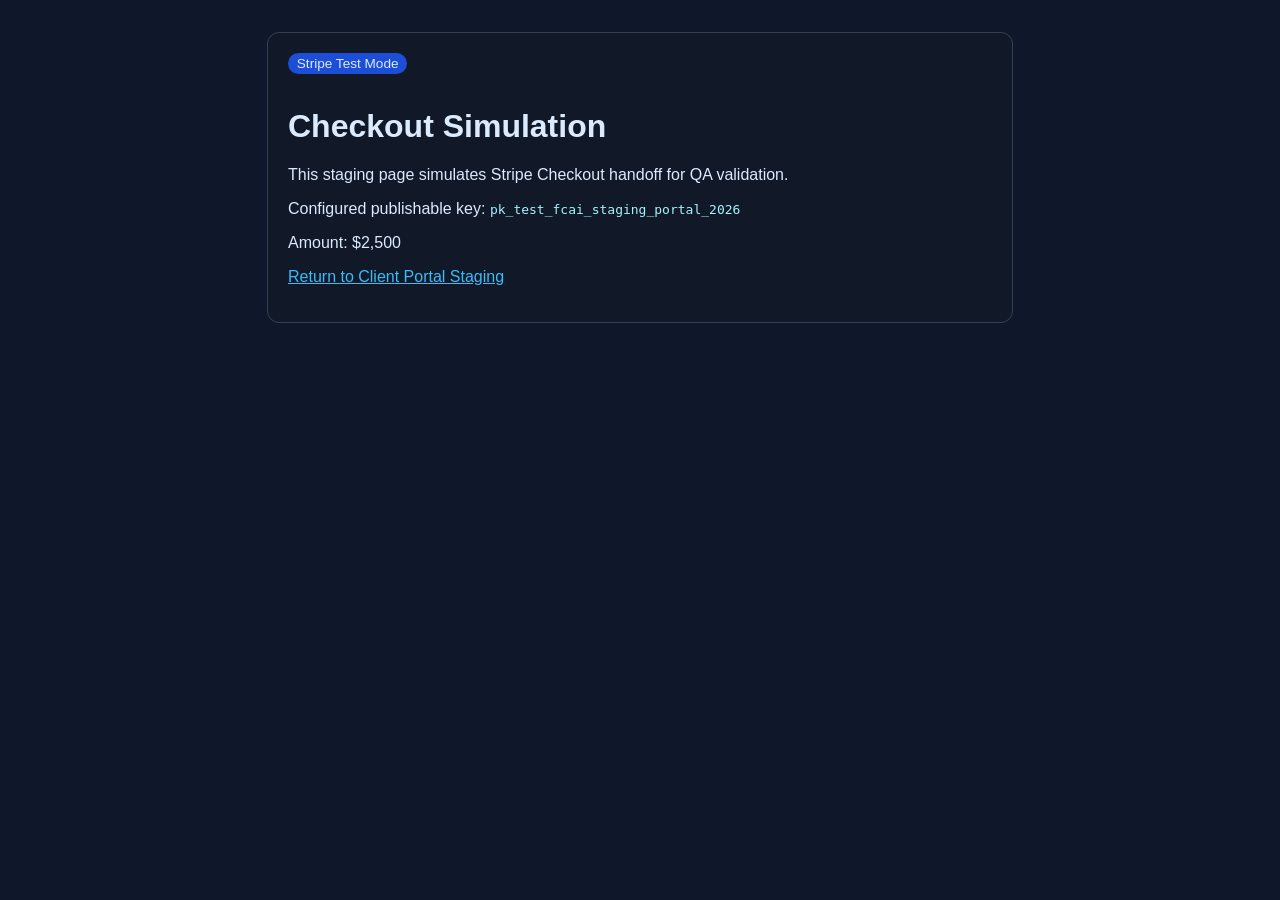
<file: staging/stripe-checkout.html>
<!DOCTYPE html>
<html lang="en">
  <head>
    <meta charset="UTF-8" />
    <meta name="viewport" content="width=device-width, initial-scale=1.0" />
    <title>Stripe Checkout Test | First Coast AI</title>
    <style>
      body {
        margin: 0;
        padding: 2rem 1rem;
        font-family: "Segoe UI", sans-serif;
        color: #dbeafe;
        background: #0f172a;
      }
      .card {
        max-width: 44rem;
        margin: 0 auto;
        border: 1px solid #334155;
        border-radius: 12px;
        padding: 1.25rem;
        background: #111827;
      }
      .tag {
        display: inline-block;
        margin-bottom: 0.75rem;
        padding: 0.2rem 0.55rem;
        border-radius: 999px;
        font-size: 0.85rem;
        background: #1d4ed8;
        color: #dbeafe;
      }
      a {
        color: #38bdf8;
      }
      code {
        color: #a5f3fc;
      }
    </style>
  </head>
  <body>
    <main class="card">
      <span class="tag">Stripe Test Mode</span>
      <h1>Checkout Simulation</h1>
      <p>This staging page simulates Stripe Checkout handoff for QA validation.</p>
      <p>Configured publishable key: <code>pk_test_fcai_staging_portal_2026</code></p>
      <p id="amount-line">Amount: $2,500</p>
      <p><a href="/staging/portal.html">Return to Client Portal Staging</a></p>
    </main>
    <script>
      const params = new URLSearchParams(window.location.search);
      const amount = params.get("amount") || "2500";
      document.getElementById("amount-line").textContent =
        "Amount: $" + Number(amount).toLocaleString("en-US");
    </script>
  </body>
</html>
</file>
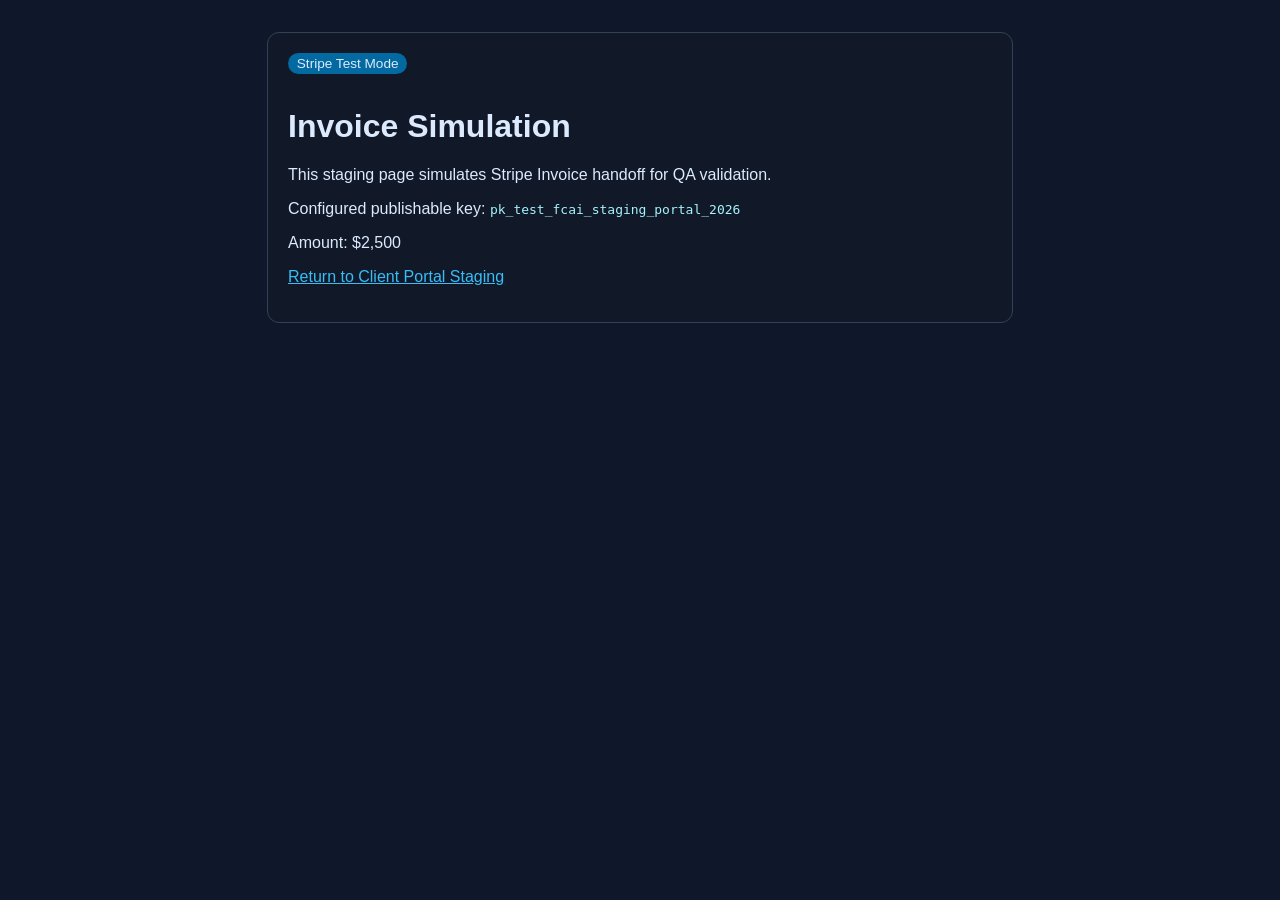
<file: staging/stripe-invoice.html>
<!DOCTYPE html>
<html lang="en">
  <head>
    <meta charset="UTF-8" />
    <meta name="viewport" content="width=device-width, initial-scale=1.0" />
    <title>Stripe Invoice Test | First Coast AI</title>
    <style>
      body {
        margin: 0;
        padding: 2rem 1rem;
        font-family: "Segoe UI", sans-serif;
        color: #dbeafe;
        background: #0f172a;
      }
      .card {
        max-width: 44rem;
        margin: 0 auto;
        border: 1px solid #334155;
        border-radius: 12px;
        padding: 1.25rem;
        background: #111827;
      }
      .tag {
        display: inline-block;
        margin-bottom: 0.75rem;
        padding: 0.2rem 0.55rem;
        border-radius: 999px;
        font-size: 0.85rem;
        background: #0369a1;
        color: #dbeafe;
      }
      a {
        color: #38bdf8;
      }
      code {
        color: #a5f3fc;
      }
    </style>
  </head>
  <body>
    <main class="card">
      <span class="tag">Stripe Test Mode</span>
      <h1>Invoice Simulation</h1>
      <p>This staging page simulates Stripe Invoice handoff for QA validation.</p>
      <p>Configured publishable key: <code>pk_test_fcai_staging_portal_2026</code></p>
      <p id="amount-line">Amount: $2,500</p>
      <p><a href="/staging/portal.html">Return to Client Portal Staging</a></p>
    </main>
    <script>
      const params = new URLSearchParams(window.location.search);
      const amount = params.get("amount") || "2500";
      document.getElementById("amount-line").textContent =
        "Amount: $" + Number(amount).toLocaleString("en-US");
    </script>
  </body>
</html>
</file>
<file: css/style.css>
:root {
  --bg: #060d1a;
  --bg-soft: #0c172c;
  --bg-deep: #081225;
  --surface: rgba(16, 28, 53, 0.75);
  --surface-solid: #101c35;
  --surface-raised: #13264a;
  --line: rgba(161, 183, 219, 0.25);
  --line-strong: rgba(161, 183, 219, 0.42);
  --text: #e9f0ff;
  --muted: #a5b9de;

  --brand: #22d3ee;
  --accent: #fb7185;
  --highlight: #f8b84a;

  --lagoon: #5eead4;
  --horizon: #60a5fa;
  --sunset: #ff9a62;

  --glow-cyan: rgba(34, 211, 238, 0.18);
  --glow-lagoon: rgba(94, 234, 212, 0.16);
  --glow-rose: rgba(251, 113, 133, 0.16);
  --glow-sunset: rgba(255, 154, 98, 0.16);

  --gradient-hero: linear-gradient(135deg, #22d3ee 0%, #60a5fa 52%, #fb7185 100%);
  --gradient-section: linear-gradient(
    150deg,
    rgba(34, 211, 238, 0.12) 0%,
    rgba(96, 165, 250, 0.08) 52%,
    rgba(248, 184, 74, 0.1) 100%
  );
  --gradient-warm: linear-gradient(
    145deg,
    rgba(255, 154, 98, 0.14) 0%,
    rgba(248, 184, 74, 0.12) 42%,
    rgba(251, 113, 133, 0.08) 100%
  );
  --gradient-card-hover: linear-gradient(
    160deg,
    rgba(34, 211, 238, 0.16) 0%,
    rgba(94, 234, 212, 0.1) 48%,
    rgba(96, 165, 250, 0.14) 100%
  );

  --shadow: 0 24px 72px rgba(2, 7, 20, 0.45);
  --radius: 18px;
  --radius-sm: 12px;
  --max-width: 1160px;
}

* {
  box-sizing: border-box;
}

html {
  scroll-behavior: smooth;
}

body {
  margin: 0;
  min-height: 100vh;
  font-family: "Manrope", "Segoe UI", sans-serif;
  color: var(--text);
  background:
    radial-gradient(circle at 12% 8%, rgba(34, 211, 238, 0.08), transparent 35%),
    radial-gradient(circle at 85% 18%, rgba(251, 113, 133, 0.07), transparent 40%),
    var(--bg);
  line-height: 1.65;
  overflow-x: hidden;
  -webkit-font-smoothing: antialiased;
}

h1,
h2,
h3,
h4 {
  margin: 0 0 0.85rem;
  line-height: 1.12;
  letter-spacing: -0.025em;
  font-family: "Sora", "Manrope", sans-serif;
}

h1 {
  font-size: clamp(2.2rem, 6vw, 4.25rem);
  font-weight: 700;
}

h2 {
  font-size: clamp(1.65rem, 3.6vw, 2.45rem);
  font-weight: 650;
}

h3 {
  font-size: clamp(1.1rem, 2.2vw, 1.35rem);
  font-weight: 650;
}

p {
  margin: 0 0 1rem;
  color: var(--muted);
}

a {
  color: var(--brand);
  text-decoration: none;
}

a:hover {
  text-decoration: underline;
}

img {
  display: block;
  max-width: 100%;
  height: auto;
}

ul {
  margin: 0;
  padding-left: 1.15rem;
  color: var(--muted);
}

.container {
  width: min(100% - 2.25rem, var(--max-width));
  margin: 0 auto;
}

.section {
  padding: clamp(3rem, 7vw, 6.25rem) 0;
}

.skip-link {
  position: absolute;
  top: -50px;
  left: 1rem;
  z-index: 100;
  padding: 0.5rem 0.75rem;
  border-radius: 10px;
  background: var(--brand);
  color: var(--bg-deep);
  font-weight: 700;
}

.skip-link:focus {
  top: 1rem;
}

.site-bg {
  position: fixed;
  inset: 0;
  z-index: -1;
  pointer-events: none;
}

.grid-overlay {
  position: absolute;
  inset: 0;
  background-image: radial-gradient(circle, rgba(161, 183, 219, 0.12) 1px, transparent 1px);
  background-size: 34px 34px;
  mask-image: radial-gradient(circle at 50% 18%, black 14%, transparent 70%);
  -webkit-mask-image: radial-gradient(circle at 50% 18%, black 14%, transparent 70%);
}

.site-header {
  position: sticky;
  top: 0;
  z-index: 50;
  padding: 0.85rem 0;
  background: rgba(6, 13, 26, 0.82);
  border-bottom: 1px solid var(--line);
  backdrop-filter: blur(16px);
  -webkit-backdrop-filter: blur(16px);
}

.nav-shell {
  position: relative;
  display: flex;
  align-items: center;
  justify-content: space-between;
  gap: 1rem;
}

.brand {
  display: inline-flex;
  align-items: center;
  gap: 0.7rem;
  color: var(--text);
  font-weight: 700;
  font-family: "Sora", "Manrope", sans-serif;
}

.brand:hover {
  text-decoration: none;
}

.brand-logo {
  height: 36px;
  width: auto;
  display: block;
}

.brand-mark {
  width: 38px;
  height: 38px;
  border-radius: 11px;
  display: inline-flex;
  align-items: center;
  justify-content: center;
  background: var(--gradient-hero);
  color: var(--bg-deep);
  font-size: 0.85rem;
  font-weight: 800;
}

.menu-toggle {
  border: 1px solid var(--line);
  border-radius: 10px;
  background: rgba(16, 28, 53, 0.85);
  color: var(--text);
  padding: 0.45rem 0.85rem;
  font: inherit;
  font-size: 0.9rem;
}

.site-nav {
  display: none;
  position: absolute;
  right: 0;
  top: 60px;
  width: min(340px, 100%);
  border: 1px solid var(--line);
  border-radius: var(--radius-sm);
  background: rgba(8, 18, 37, 0.98);
  box-shadow: var(--shadow);
  padding: 0.7rem;
  flex-direction: column;
  gap: 0.3rem;
}

.site-nav a {
  color: var(--muted);
  border-radius: 8px;
  padding: 0.55rem 0.7rem;
  transition: background-color 140ms ease, color 140ms ease;
}

.site-nav a:hover,
.site-nav a[aria-current="page"] {
  color: var(--text);
  background: rgba(96, 165, 250, 0.14);
  text-decoration: none;
}

.site-nav.is-open {
  display: flex;
}

.btn {
  display: inline-flex;
  align-items: center;
  justify-content: center;
  border: 1px solid transparent;
  border-radius: 999px;
  padding: 0.72rem 1.35rem;
  font-weight: 700;
  font-size: 0.93rem;
  font-family: "Sora", "Manrope", sans-serif;
  background: var(--gradient-hero);
  color: var(--bg-deep);
  cursor: pointer;
  transition: transform 160ms ease, box-shadow 160ms ease;
}

.btn:hover {
  transform: translateY(-2px);
  box-shadow: 0 10px 24px var(--glow-cyan);
  text-decoration: none;
}

.btn-sm {
  padding: 0.42rem 1rem;
  font-size: 0.85rem;
  white-space: nowrap;
}

.nav-login {
  font-size: 0.8rem;
  color: var(--muted);
  opacity: 0.7;
  transition: opacity 0.2s;
  white-space: nowrap;
}

.nav-login:hover {
  opacity: 1;
  color: var(--brand);
}

.btn-ghost {
  border-color: var(--line-strong);
  background: rgba(16, 28, 53, 0.42);
  color: var(--text);
}

.btn-ghost:hover {
  border-color: var(--brand);
  box-shadow: 0 8px 20px var(--glow-cyan);
}

.page-header {
  margin-bottom: 2rem;
}

.kicker {
  margin: 0 0 0.6rem;
  letter-spacing: 0.14em;
  text-transform: uppercase;
  font-size: 0.72rem;
  color: var(--highlight);
  font-weight: 800;
}

.lede {
  max-width: 64ch;
  font-size: 1.08rem;
}

.hero {
  padding-top: clamp(4.5rem, 11vw, 8.5rem);
  padding-bottom: clamp(3rem, 8vw, 5.5rem);
}

.hero-shell {
  border: 1px solid var(--line);
  border-radius: var(--radius);
  overflow: hidden;
  background:
    linear-gradient(115deg, rgba(8, 18, 37, 0.65), rgba(8, 18, 37, 0.9)),
    url("../images/hero-jax-skyline.png") center/cover no-repeat;
  box-shadow: var(--shadow);
}

.hero-shell .hero-content {
  padding: clamp(2rem, 6vw, 4.2rem);
  max-width: 700px;
}

.hero h1 {
  margin-bottom: 1rem;
}

.hero p {
  font-size: 1.1rem;
}

.hero-actions {
  margin-top: 1.6rem;
  display: flex;
  flex-wrap: wrap;
  gap: 0.75rem;
}

.service-highlights {
  margin-top: 1rem;
}

.card-grid {
  display: grid;
  gap: 1rem;
}

.card {
  border: 1px solid var(--line);
  border-radius: var(--radius);
  padding: 1.35rem;
  background: var(--surface);
  box-shadow: var(--shadow);
  transition: transform 180ms ease, border-color 180ms ease, background 180ms ease;
}

.card:hover,
.service-card:hover {
  background: var(--gradient-card-hover), var(--surface);
  border-color: var(--line-strong);
  transform: translateY(-4px);
}

.service-card {
  display: grid;
  gap: 0.9rem;
  align-content: start;
}

.service-icon {
  width: 82px;
  height: 82px;
  border-radius: 16px;
  border: 1px solid var(--line);
  background: radial-gradient(circle at 35% 30%, rgba(94, 234, 212, 0.2), rgba(16, 28, 53, 0.7));
  padding: 0.7rem;
}

.service-section {
  border: 1px solid var(--line);
  border-radius: var(--radius);
  background: var(--surface);
  box-shadow: var(--shadow);
  overflow: hidden;
}

.service-section-media {
  aspect-ratio: 16 / 9;
  overflow: hidden;
}

.service-section-media img {
  width: 100%;
  height: 100%;
  object-fit: cover;
}

.service-section-content {
  padding: 1.4rem;
}

.regional-panel {
  border: 1px solid var(--line);
  border-radius: var(--radius);
  background: var(--gradient-section), var(--surface);
  box-shadow: var(--shadow);
  padding: 1.25rem;
}

.regional-grid {
  display: grid;
  gap: 1rem;
  align-items: center;
}

.regional-media {
  display: grid;
  gap: 0.8rem;
}

.regional-photo {
  border-radius: 14px;
  overflow: hidden;
  border: 1px solid rgba(161, 183, 219, 0.35);
}

.trust-placeholder {
  border: 1px dashed var(--line-strong);
  border-radius: var(--radius);
  padding: 1.4rem;
  background: rgba(12, 23, 44, 0.55);
}

.cta-band {
  border: 1px solid var(--line);
  border-radius: var(--radius);
  background: var(--gradient-warm), var(--surface-raised);
  box-shadow: var(--shadow);
  padding: clamp(1.25rem, 3vw, 2.2rem);
}

.contact-form {
  display: grid;
  gap: 0.9rem;
  border: 1px solid var(--line);
  border-radius: var(--radius);
  background: rgba(8, 18, 37, 0.86);
  padding: 1.3rem;
}

.form-field {
  display: grid;
  gap: 0.35rem;
}

.form-field label {
  color: var(--text);
  font-size: 0.88rem;
  font-weight: 600;
}

.contact-form input,
.contact-form textarea {
  width: 100%;
  padding: 0.7rem 0.8rem;
  border: 1px solid var(--line);
  border-radius: 10px;
  font: inherit;
  color: var(--text);
  background: rgba(6, 13, 26, 0.75);
}

.contact-form textarea {
  min-height: 120px;
  resize: vertical;
}

.contact-form input:focus,
.contact-form textarea:focus,
.menu-toggle:focus,
.btn:focus,
.site-nav a:focus {
  outline: 2px solid var(--brand);
  outline-offset: 2px;
}

.form-status {
  margin: 0;
  min-height: 1.3rem;
  font-size: 0.9rem;
}

.form-status.is-pending {
  color: var(--brand);
}

.form-status.is-success {
  color: var(--lagoon);
}

.form-status.is-error {
  color: #fda4af;
}

.form-honeypot {
  position: absolute;
  width: 1px;
  height: 1px;
  margin: -1px;
  padding: 0;
  border: 0;
  overflow: hidden;
  clip: rect(0 0 0 0);
  clip-path: inset(100%);
}

.photo-strip {
  display: grid;
  gap: 0.75rem;
}

.photo-strip img {
  border-radius: 12px;
  border: 1px solid var(--line);
}

.about-layout,
.contact-layout,
.region-layout {
  display: grid;
  gap: 1rem;
}

.illustration-panel {
  border: 1px solid var(--line);
  border-radius: var(--radius);
  background: var(--gradient-warm), rgba(16, 28, 53, 0.72);
  padding: 1rem;
  box-shadow: var(--shadow);
}

.avatar-row {
  display: flex;
  gap: 0.8rem;
  align-items: center;
  margin: 1rem 0;
}

.avatar-row img {
  width: 48px;
  height: 48px;
  border-radius: 999px;
  border: 2px solid rgba(233, 240, 255, 0.22);
}

.site-footer {
  margin-top: 2rem;
  border-top: 1px solid var(--line);
  background: rgba(6, 13, 26, 0.9);
  padding: 1.8rem 0;
}

.footer-row {
  display: flex;
  flex-wrap: wrap;
  align-items: center;
  justify-content: space-between;
  gap: 0.85rem 1.2rem;
}

.footer-brand {
  display: inline-flex;
  gap: 0.55rem;
  align-items: center;
  font-family: "Sora", "Manrope", sans-serif;
  font-weight: 700;
}

.footer-links {
  display: flex;
  gap: 1rem;
  flex-wrap: wrap;
}

.footer-links a {
  color: var(--muted);
}

.footer-links a:hover {
  color: var(--text);
  text-decoration: none;
}

.footer-copy {
  margin: 0;
  font-size: 0.9rem;
}

[data-reveal] {
  opacity: 0;
  transform: translateY(16px);
  transition: opacity 460ms ease, transform 460ms ease;
}

[data-reveal].revealed {
  opacity: 1;
  transform: translateY(0);
}

@media (min-width: 760px) {
  .menu-toggle {
    display: none;
  }

  .site-nav {
    position: static;
    width: auto;
    display: flex;
    flex-direction: row;
    align-items: center;
    border: 0;
    background: transparent;
    box-shadow: none;
    padding: 0;
  }

  .card-grid {
    grid-template-columns: repeat(2, minmax(0, 1fr));
  }

  .service-highlights .card-grid {
    grid-template-columns: repeat(2, minmax(0, 1fr));
  }

  .regional-grid,
  .about-layout,
  .contact-layout,
  .region-layout {
    grid-template-columns: repeat(2, minmax(0, 1fr));
  }

  .contact-form.grid-two {
    grid-template-columns: repeat(2, minmax(0, 1fr));
  }

  .contact-form.grid-two .field-span,
  .contact-form.grid-two .btn,
  .contact-form.grid-two .form-status,
  .contact-form.grid-two .form-note {
    grid-column: 1 / -1;
  }
}

@media (min-width: 1024px) {
  .service-sections {
    display: grid;
    gap: 1rem;
  }

  .service-section {
    display: grid;
    grid-template-columns: 38% 62%;
  }

  .service-section:nth-child(even) {
    grid-template-columns: 62% 38%;
  }

  .service-section:nth-child(even) .service-section-media {
    order: 2;
  }

  .service-section:nth-child(even) .service-section-content {
    order: 1;
  }
}
</file>
<file: staging/css/style.css>
:root {
  --bg: #060d1a;
  --bg-soft: #0c172c;
  --surface: rgba(16, 28, 53, 0.75);
  --surface-solid: #101c35;
  --line: rgba(161, 183, 219, 0.25);
  --text: #e9f0ff;
  --muted: #a5b9de;
  --brand: #22d3ee;
  --accent: #fb7185;
  --highlight: #f8b84a;
  --shadow: 0 18px 50px rgba(0, 0, 0, 0.3);
  --radius: 18px;
  --max-width: 1120px;
}

* {
  box-sizing: border-box;
}

html {
  scroll-behavior: smooth;
}

body {
  margin: 0;
  font-family: "Plus Jakarta Sans", "Segoe UI", sans-serif;
  color: var(--text);
  background: radial-gradient(circle at 20% 20%, #13264a 0%, var(--bg) 48%),
    radial-gradient(circle at 90% -15%, #163a59 0%, rgba(22, 58, 89, 0) 34%), var(--bg);
  min-height: 100vh;
}

img {
  max-width: 100%;
}

h1,
h2,
h3 {
  font-family: "Sora", "Segoe UI", sans-serif;
  letter-spacing: -0.02em;
  margin: 0 0 0.75rem;
}

h1 {
  font-size: clamp(2rem, 5.4vw, 3.4rem);
  line-height: 1.05;
}

h2 {
  font-size: clamp(1.5rem, 3.8vw, 2.2rem);
  line-height: 1.15;
}

h3 {
  font-size: 1.15rem;
}

p {
  margin: 0 0 1rem;
  color: var(--muted);
  line-height: 1.7;
}

a {
  color: var(--brand);
}

ul {
  margin: 0;
  padding-left: 1.15rem;
  color: var(--muted);
}

.container {
  width: min(100% - 2rem, var(--max-width));
  margin: 0 auto;
}

.section {
  padding: clamp(3rem, 7vw, 5.5rem) 0;
  position: relative;
}

.site-bg {
  position: fixed;
  inset: 0;
  z-index: -1;
  pointer-events: none;
  overflow: hidden;
}

.orb {
  position: absolute;
  border-radius: 50%;
  filter: blur(20px);
  animation: drift 14s ease-in-out infinite;
}

.orb-1 {
  width: 300px;
  height: 300px;
  background: rgba(34, 211, 238, 0.16);
  top: -80px;
  right: -90px;
}

.orb-2 {
  width: 240px;
  height: 240px;
  background: rgba(251, 113, 133, 0.16);
  bottom: 4%;
  left: -60px;
  animation-delay: 2.5s;
}

.grid-overlay {
  position: absolute;
  inset: 0;
  background-image: linear-gradient(rgba(114, 147, 205, 0.08) 1px, transparent 1px),
    linear-gradient(90deg, rgba(114, 147, 205, 0.08) 1px, transparent 1px);
  background-size: 44px 44px;
  mask-image: radial-gradient(circle at center, black 32%, transparent 90%);
}

.site-header {
  position: sticky;
  top: 0;
  z-index: 50;
  padding: 0.85rem 0;
  backdrop-filter: blur(12px);
  background: rgba(6, 13, 26, 0.7);
  border-bottom: 1px solid var(--line);
}

.nav-shell {
  display: flex;
  align-items: center;
  justify-content: space-between;
  gap: 1rem;
}

.brand {
  display: inline-flex;
  align-items: center;
  gap: 0.65rem;
  text-decoration: none;
  color: var(--text);
  font-weight: 700;
}

.brand-logo {
  height: 36px;
  width: auto;
  display: block;
}

.brand-mark {
  width: 36px;
  height: 36px;
  border-radius: 11px;
  display: inline-flex;
  align-items: center;
  justify-content: center;
  background: linear-gradient(135deg, var(--brand), #0993b2 70%);
  color: #052334;
  font-weight: 700;
}

.site-nav {
  display: none;
  flex-direction: column;
  position: absolute;
  left: 1rem;
  right: 1rem;
  top: 74px;
  background: rgba(9, 17, 33, 0.96);
  border: 1px solid var(--line);
  border-radius: 14px;
  padding: 0.85rem;
  box-shadow: var(--shadow);
}

.site-nav a {
  text-decoration: none;
  color: var(--text);
  padding: 0.6rem 0.4rem;
  border-radius: 10px;
  font-weight: 500;
}

.site-nav a:hover,
.site-nav a[aria-current="page"] {
  background: rgba(34, 211, 238, 0.14);
}

.site-nav.is-open {
  display: flex;
}

.menu-toggle {
  border: 1px solid var(--line);
  background: rgba(161, 183, 219, 0.12);
  color: var(--text);
  border-radius: 10px;
  padding: 0.4rem 0.8rem;
  font: inherit;
}

.hero-grid,
.split {
  display: grid;
  gap: 1.25rem;
}

.hero .lede {
  max-width: 60ch;
}

.kicker {
  text-transform: uppercase;
  letter-spacing: 0.13em;
  font-size: 0.74rem;
  color: var(--highlight);
  font-weight: 700;
}

.hero-actions {
  display: flex;
  flex-wrap: wrap;
  gap: 0.7rem;
  margin-top: 1.4rem;
}

.hero-actions-center {
  justify-content: center;
}

.hero-metrics,
.section-card,
.service-card,
.card,
.contact-form,
.cta-inline {
  border: 1px solid var(--line);
  background: var(--surface);
  border-radius: var(--radius);
  padding: 1.2rem;
  box-shadow: var(--shadow);
}

.hero-metrics h2 {
  font-size: 1.15rem;
}

.hero-metrics ul {
  display: grid;
  gap: 0.95rem;
}

.card-grid {
  display: grid;
  gap: 1rem;
  margin-top: 1.2rem;
}

.timeline {
  list-style: none;
  padding: 0;
  margin-top: 1.2rem;
  display: grid;
  gap: 0.95rem;
}

.timeline li {
  border: 1px solid var(--line);
  background: var(--surface);
  border-radius: var(--radius);
  padding: 1rem 1.1rem;
  box-shadow: var(--shadow);
}

.timeline h3 {
  margin-bottom: 0.45rem;
}

.section-highlight {
  background: linear-gradient(150deg, rgba(34, 211, 238, 0.12), rgba(248, 184, 74, 0.08));
  border-top: 1px solid var(--line);
  border-bottom: 1px solid var(--line);
}

.pricing-layout {
  align-items: stretch;
}

.pricing-card {
  border: 1px solid rgba(34, 211, 238, 0.38);
  background: linear-gradient(170deg, rgba(16, 28, 53, 0.92), rgba(8, 18, 35, 0.92));
  border-radius: var(--radius);
  padding: 1.2rem;
  box-shadow: var(--shadow);
}

.price-tag {
  color: #ffffff;
  font-family: "Sora", "Segoe UI", sans-serif;
  font-size: clamp(1.9rem, 6vw, 2.7rem);
  line-height: 1;
  margin: 0.25rem 0 0.9rem;
}

.pricing-card ul {
  display: grid;
  gap: 0.55rem;
}

.trust-grid {
  display: grid;
  gap: 1rem;
  margin-top: 1.2rem;
}

.trust-card {
  height: 100%;
}

.city-list {
  list-style: none;
  padding: 0;
  display: grid;
  grid-template-columns: repeat(2, minmax(0, 1fr));
  gap: 0.6rem;
}

.city-list li {
  background: rgba(6, 13, 26, 0.55);
  border: 1px solid rgba(248, 184, 74, 0.3);
  border-radius: 10px;
  padding: 0.6rem 0.8rem;
  text-align: center;
  color: #ffe7c2;
}

.cta-block {
  text-align: center;
}

.page-header {
  padding-top: clamp(1.4rem, 3vw, 2.4rem);
}

.service-stack {
  display: grid;
  gap: 1rem;
}

.service-card ul {
  margin-top: 0.8rem;
  display: grid;
  gap: 0.35rem;
}

.contact-layout {
  align-items: start;
}

.portal-entry-layout {
  align-items: start;
}

.portal-feature-list {
  display: grid;
  gap: 0.5rem;
}

.dashboard-shell {
  margin-top: 1.4rem;
  display: grid;
  gap: 1rem;
}

.is-hidden {
  display: none;
}

.dashboard-summary {
  display: grid;
  gap: 0.8rem;
}

.chip-row {
  display: flex;
  flex-wrap: wrap;
  gap: 0.5rem;
}

.status-chip {
  display: inline-flex;
  align-items: center;
  border-radius: 999px;
  border: 1px solid var(--line);
  padding: 0.28rem 0.66rem;
  font-size: 0.82rem;
  color: var(--text);
  background: rgba(6, 13, 26, 0.5);
}

.chip-good {
  border-color: rgba(74, 222, 128, 0.6);
  background: rgba(34, 197, 94, 0.16);
}

.chip-warn {
  border-color: rgba(248, 184, 74, 0.6);
  background: rgba(248, 184, 74, 0.16);
}

.chip-muted {
  border-color: rgba(161, 183, 219, 0.32);
}

.portal-grid {
  display: grid;
  gap: 1rem;
}

.table-wrap {
  overflow-x: auto;
}

.schedule-table {
  width: 100%;
  border-collapse: collapse;
  min-width: 520px;
}

.schedule-table th,
.schedule-table td {
  text-align: left;
  padding: 0.55rem 0.4rem;
  border-bottom: 1px solid rgba(161, 183, 219, 0.2);
  color: var(--muted);
}

.schedule-table th {
  color: var(--text);
  font-size: 0.9rem;
}

.progress-track {
  width: 100%;
  height: 10px;
  background: rgba(161, 183, 219, 0.2);
  border-radius: 999px;
  overflow: hidden;
}

.progress-fill {
  display: block;
  height: 100%;
  width: 0;
  background: linear-gradient(90deg, var(--brand), #67e8f9);
  transition: width 300ms ease;
}

.timeline-list {
  list-style: none;
  margin: 0;
  padding: 0;
  display: grid;
  gap: 0.55rem;
}

.timeline-list li {
  border: 1px solid rgba(161, 183, 219, 0.24);
  border-radius: 10px;
  padding: 0.62rem 0.7rem;
  background: rgba(6, 13, 26, 0.45);
  display: grid;
  gap: 0.22rem;
}

.timeline-date {
  font-size: 0.82rem;
  color: var(--highlight);
}

.hidden-control {
  display: none;
}

.contact-form {
  display: grid;
  gap: 0.7rem;
}

.contact-form input,
.contact-form textarea,
.contact-form select,
.payment-card select {
  width: 100%;
  border: 1px solid rgba(161, 183, 219, 0.28);
  border-radius: 10px;
  background: rgba(6, 13, 26, 0.74);
  color: var(--text);
  padding: 0.7rem 0.75rem;
  font: inherit;
}

.contact-form input:focus,
.contact-form textarea:focus,
.contact-form select:focus,
.payment-card select:focus,
.menu-toggle:focus,
.btn:focus {
  outline: 2px solid var(--brand);
  outline-offset: 2px;
}

.form-note {
  margin-top: 0.5rem;
  font-size: 0.9rem;
}

.form-note.is-error {
  color: #ffd2d9;
}

.btn {
  display: inline-flex;
  align-items: center;
  justify-content: center;
  border: 1px solid transparent;
  border-radius: 999px;
  padding: 0.68rem 1.1rem;
  text-decoration: none;
  font-weight: 600;
  color: #06263a;
  background: linear-gradient(135deg, var(--brand), #67e8f9);
  transition: transform 180ms ease, box-shadow 180ms ease;
}

.btn:hover {
  transform: translateY(-2px);
  box-shadow: 0 12px 26px rgba(34, 211, 238, 0.25);
}

.btn-sm {
  padding: 0.45rem 0.9rem;
  font-size: 0.92rem;
}

.btn-ghost {
  background: transparent;
  border-color: rgba(161, 183, 219, 0.36);
  color: var(--text);
}

.btn-disabled {
  opacity: 0.55;
  pointer-events: none;
}

.site-footer {
  border-top: 1px solid var(--line);
  padding: 1.2rem 0 1.8rem;
  background: rgba(6, 13, 26, 0.82);
}

.footer-row {
  display: flex;
  flex-wrap: wrap;
  gap: 0.65rem 1.4rem;
  justify-content: space-between;
}

.footer-row p {
  margin: 0;
  font-size: 0.92rem;
}

.skip-link {
  position: absolute;
  top: -40px;
  left: 1rem;
  background: var(--brand);
  color: #052334;
  padding: 0.45rem 0.75rem;
  border-radius: 10px;
  z-index: 100;
}

.skip-link:focus {
  top: 0.8rem;
}

[data-reveal] {
  opacity: 0;
  transform: translateY(18px);
  transition: opacity 420ms ease, transform 420ms ease;
}

[data-reveal].revealed {
  opacity: 1;
  transform: translateY(0);
}

@keyframes drift {
  0%,
  100% {
    transform: translate(0, 0) scale(1);
  }
  50% {
    transform: translate(16px, -12px) scale(1.05);
  }
}

@media (min-width: 760px) {
  .menu-toggle {
    display: none;
  }

  .site-nav {
    position: static;
    display: flex;
    flex-direction: row;
    background: transparent;
    border: 0;
    padding: 0;
    box-shadow: none;
    align-items: center;
    gap: 0.35rem;
  }

  .hero-grid {
    grid-template-columns: 1.2fr 0.8fr;
    align-items: center;
  }

  .split {
    grid-template-columns: 1fr 1fr;
    gap: 1.5rem;
  }

  .contact-layout {
    grid-template-columns: 0.95fr 1.05fr;
  }

  .portal-entry-layout {
    grid-template-columns: 1fr 1fr;
  }

  .card-grid {
    grid-template-columns: repeat(2, minmax(0, 1fr));
  }

  .timeline {
    grid-template-columns: repeat(3, minmax(0, 1fr));
  }

  .pricing-layout {
    grid-template-columns: 1fr 1fr;
    gap: 1.5rem;
  }

  .portal-grid {
    grid-template-columns: repeat(2, minmax(0, 1fr));
  }

  .trust-grid {
    grid-template-columns: repeat(3, minmax(0, 1fr));
  }
}

@media (min-width: 1024px) {
  .card-grid {
    grid-template-columns: repeat(3, minmax(0, 1fr));
  }

  .service-stack {
    grid-template-columns: repeat(2, minmax(0, 1fr));
  }
}
</file>
